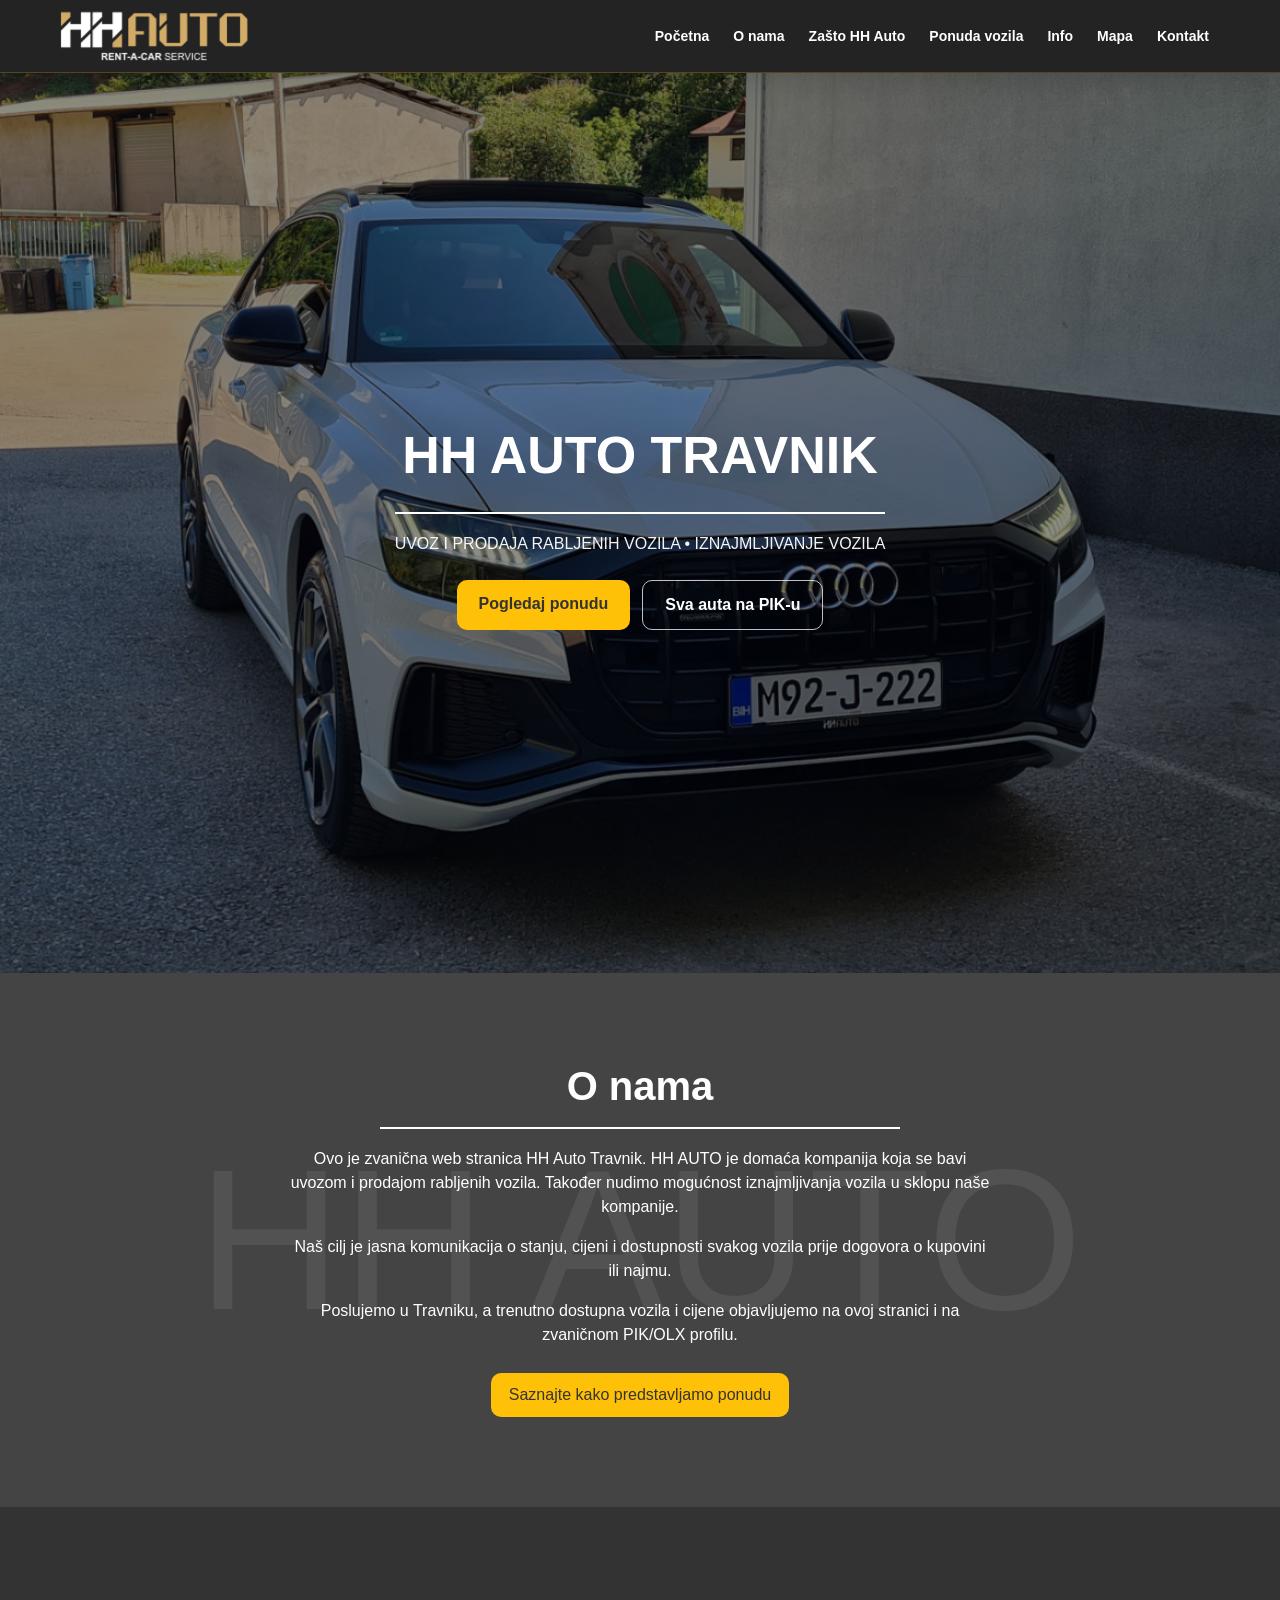
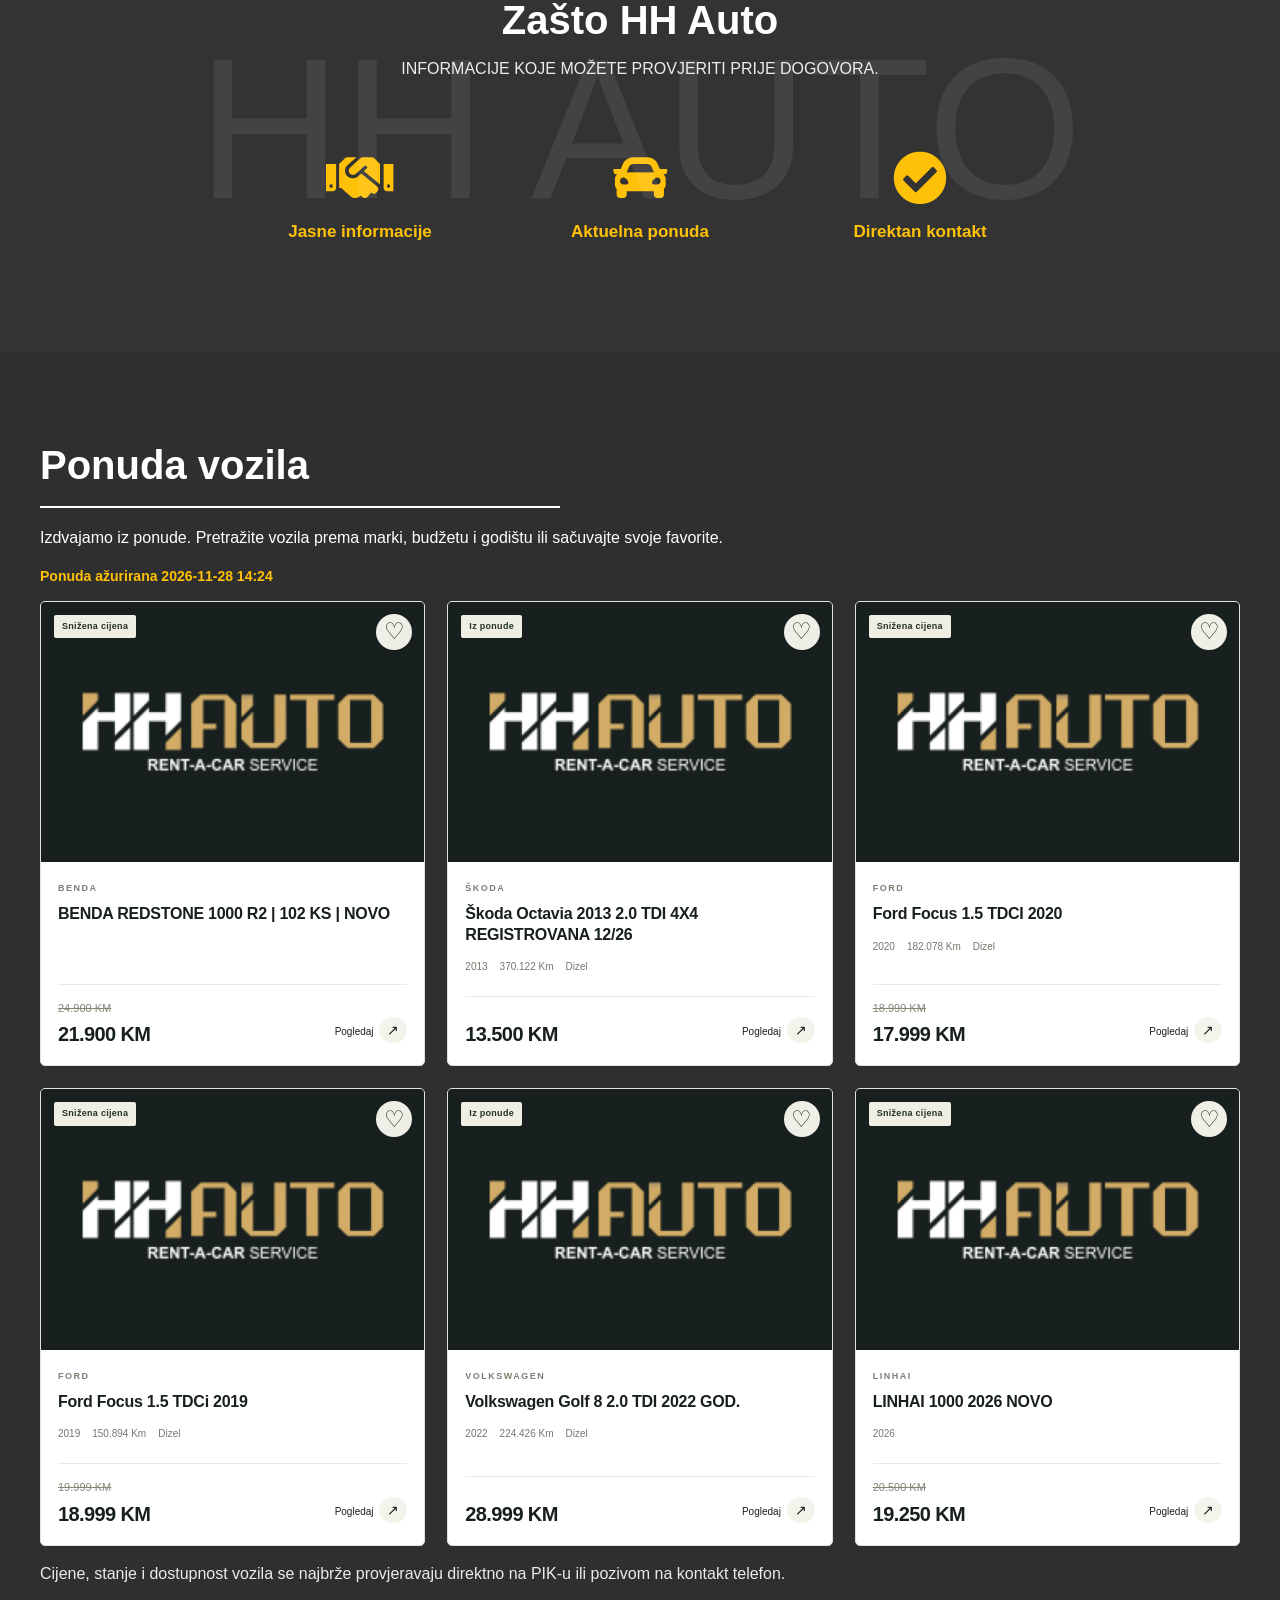
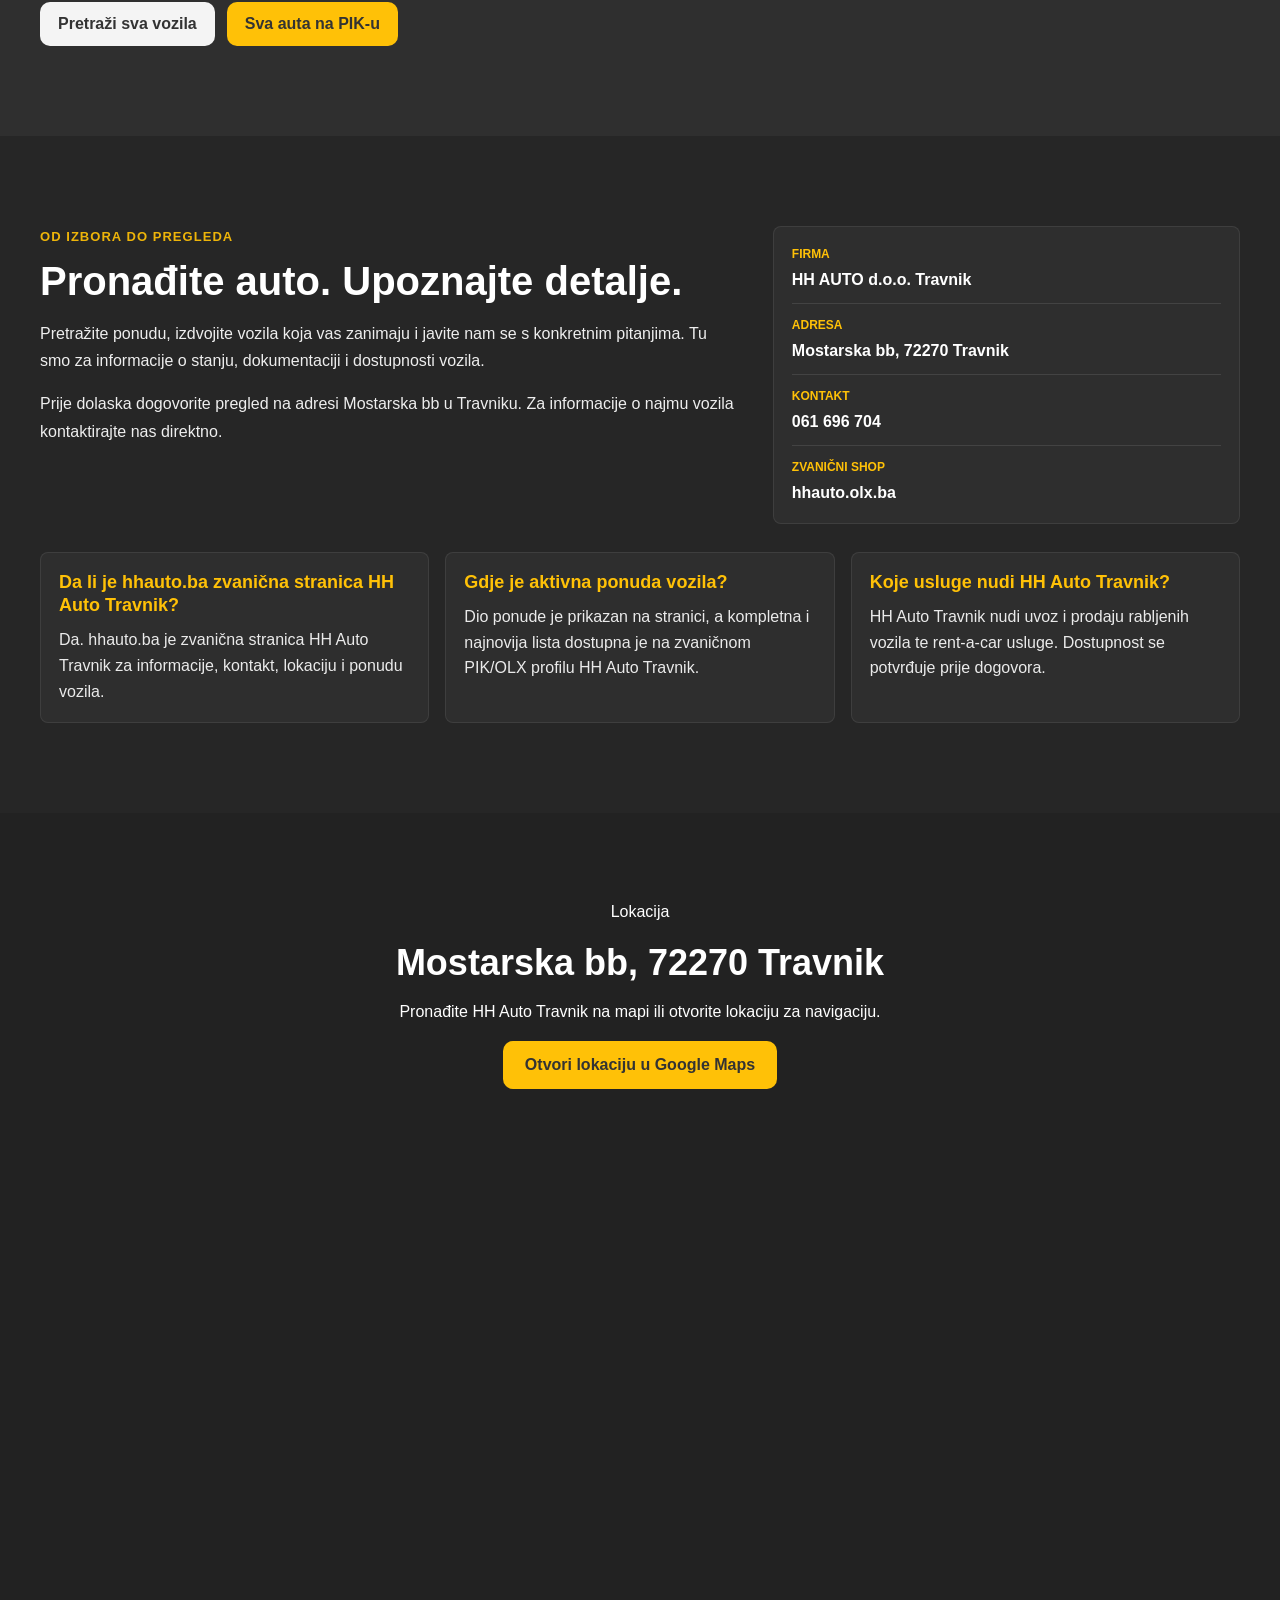
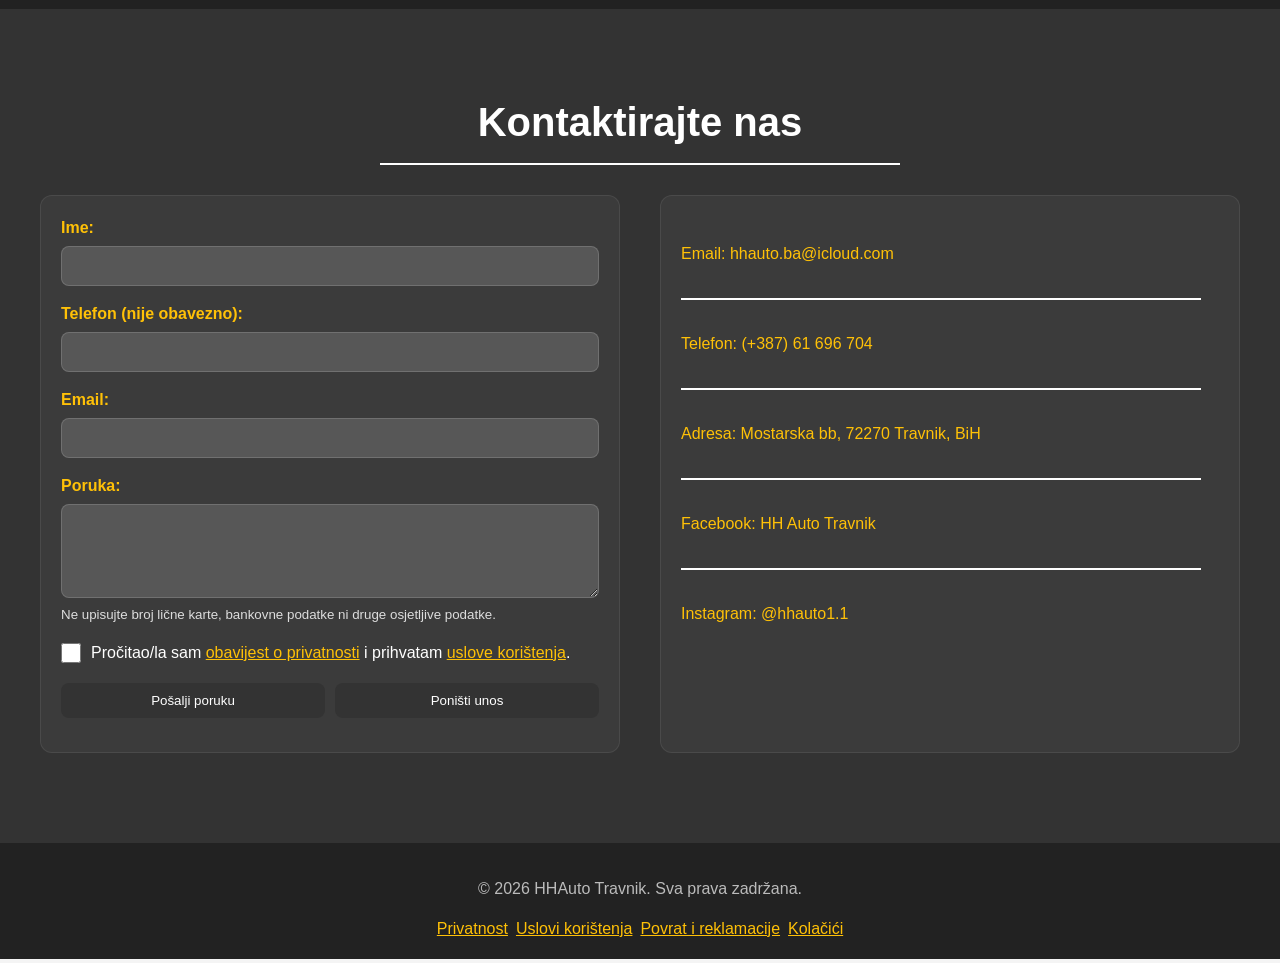
<file: fronted/index.html>
<!DOCTYPE html>
<html lang="bs">
<head>
  <meta charset="UTF-8" />
  <meta name="viewport" content="width=device-width, initial-scale=1.0" />
  <meta name="theme-color" content="#333333" />
  <meta name="application-name" content="HH Auto Travnik" />
  <meta name="author" content="HH Auto Travnik" />
  <meta name="description" content="Zvanična stranica HH Auto Travnik. Uvoz i prodaja rabljenih vozila, rent-a-car usluge, aktivna ponuda vozila i kontakt: Mostarska bb, Travnik." />
  <meta name="keywords" content="HH Auto, HHAUTO, HH Auto Travnik, hhauto.ba, prodaja auta Travnik, rabljena vozila, uvoz auta, rent a car Travnik, OLX auta Travnik" />
  <meta name="robots" content="index, follow, max-image-preview:large" />
  <meta name="geo.region" content="BA-BIH" />
  <meta name="geo.placename" content="Travnik" />
  <meta name="geo.position" content="44.224697;17.682910" />
  <meta name="ICBM" content="44.224697, 17.682910" />
  <meta property="og:title" content="HH Auto Travnik | Zvanična stranica" />
  <meta property="og:description" content="Zvanična stranica HH Auto Travnik za uvoz i prodaju rabljenih vozila, rent-a-car usluge i aktuelnu ponudu vozila." />
  <meta property="og:type" content="website" />
  <meta property="og:locale" content="bs_BA" />
  <meta property="og:site_name" content="HH Auto Travnik" />
  <meta property="og:url" content="https://www.hhauto.ba/" />
  <meta property="og:image" content="https://www.hhauto.ba/slike/IMG_4692.jpg" />
  <meta name="twitter:card" content="summary_large_image" />
  <meta name="twitter:title" content="HH Auto Travnik | Zvanična stranica" />
  <meta name="twitter:description" content="Uvoz i prodaja rabljenih vozila u Travniku, rent-a-car usluge i aktivna ponuda vozila." />
  <meta name="twitter:image" content="https://www.hhauto.ba/slike/IMG_4692.jpg" />
  <link rel="canonical" href="https://www.hhauto.ba/" />
  <link rel="icon" href="/favicon.svg" type="image/svg+xml" />
  <link rel="apple-touch-icon" href="/slike/IMG_4692.jpg" />
  <link rel="manifest" href="/site.webmanifest" />
  <title>HH Auto Travnik | Zvanična stranica | Uvoz i prodaja vozila</title>
  <link rel="stylesheet" href="https://cdnjs.cloudflare.com/ajax/libs/font-awesome/5.15.4/css/all.min.css" />
  <script type="application/ld+json">
  {
    "@context": "https://schema.org",
    "@graph": [
      {
        "@type": "AutoDealer",
        "@id": "https://www.hhauto.ba/#business",
        "name": "HH Auto Travnik",
        "legalName": "HH AUTO d.o.o. Travnik",
        "url": "https://www.hhauto.ba/",
        "logo": "https://www.hhauto.ba/static/hhauto-logo.png",
        "image": "https://www.hhauto.ba/slike/IMG_4692.jpg",
        "description": "HH Auto Travnik je auto kuca za uvoz i prodaju rabljenih vozila, uz rent-a-car usluge i aktivnu ponudu vozila.",
        "telephone": "+38761696704",
        "email": "hhauto.ba@icloud.com",
        "priceRange": "$$",
        "address": {
          "@type": "PostalAddress",
          "streetAddress": "Mostarska bb",
          "addressLocality": "Travnik",
          "postalCode": "72270",
          "addressCountry": "BA"
        },
        "geo": {
          "@type": "GeoCoordinates",
          "latitude": 44.224697,
          "longitude": 17.682910
        },
        "areaServed": ["Travnik", "Bosna i Hercegovina"],
        "sameAs": [
          "https://hhauto.olx.ba/",
          "https://www.facebook.com/hhauto1/",
          "https://www.instagram.com/hhauto1.1/"
        ]
      },
      {
        "@type": "WebSite",
        "@id": "https://www.hhauto.ba/#website",
        "name": "HH Auto Travnik",
        "alternateName": ["HHAUTO", "HH Auto"],
        "url": "https://www.hhauto.ba/",
        "publisher": {
          "@id": "https://www.hhauto.ba/#business"
        }
      },
      {
        "@type": "WebPage",
        "@id": "https://www.hhauto.ba/#webpage",
        "name": "HH Auto Travnik | Zvanična stranica",
        "url": "https://www.hhauto.ba/",
        "description": "Zvanična stranica HH Auto Travnik za uvoz i prodaju rabljenih vozila, rent-a-car usluge i aktivnu ponudu vozila.",
        "isPartOf": {
          "@id": "https://www.hhauto.ba/#website"
        },
        "about": {
          "@id": "https://www.hhauto.ba/#business"
        },
        "primaryImageOfPage": {
          "@type": "ImageObject",
          "url": "https://www.hhauto.ba/slike/IMG_4692.jpg"
        }
      },
      {
        "@type": "FAQPage",
        "@id": "https://www.hhauto.ba/#faq",
        "mainEntity": [
          {
            "@type": "Question",
            "name": "Koja je zvanična stranica HH Auto Travnik?",
            "acceptedAnswer": {
              "@type": "Answer",
              "text": "Zvanična stranica HH Auto Travnik je https://www.hhauto.ba/. Na stranici su kontakt podaci, lokacija, ponuda vozila i linkovi na zvanični OLX/PIK shop."
            }
          },
          {
            "@type": "Question",
            "name": "Gdje se nalazi HH Auto Travnik?",
            "acceptedAnswer": {
              "@type": "Answer",
              "text": "HH Auto Travnik nalazi se na adresi Mostarska bb, 72270 Travnik, Bosna i Hercegovina."
            }
          },
          {
            "@type": "Question",
            "name": "Gdje mogu vidjeti aktivnu ponudu vozila HH Auto?",
            "acceptedAnswer": {
              "@type": "Answer",
              "text": "Aktivna ponuda vozila dostupna je na hhauto.ba/vozila i na zvaničnom OLX/PIK shopu hhauto.olx.ba."
            }
          }
        ]
      }
    ]
  }
  </script>

  <link rel="stylesheet" href="./style.css" />
  <link rel="stylesheet" href="./vozila.css" />
</head>

<body>
  <header>
    <div class="container">
      <div class="logo">
        <img src="./static/hhauto-logo.png" alt="HH Auto Travnik logo" />
      </div>

      <nav aria-label="Glavna navigacija">
        <ul class="nav-links" id="mainNav">
          <li><a href="#pocetna">Početna</a></li>
          <li><a href="#o-nama">O nama</a></li>
          <li><a href="#zasto-hhauto">Zašto HH Auto</a></li>
          <li><a href="/vozila">Ponuda vozila</a></li>
          <li><a href="#info">Info</a></li>
          <li><a href="#mapa">Mapa</a></li>
          <li><a href="#kontakt">Kontakt</a></li>
        </ul>

        <button class="hamburger" type="button" aria-label="Otvori meni" aria-controls="mainNav" aria-expanded="false">
          <span class="hamburger-icon" aria-hidden="true"><span></span><span></span><span></span></span>
        </button>
      </nav>
    </div>
  </header>

  <main>

    <section id="pocetna" class="home">
      <div class="slider">
        <div class="slides">
          <div class="slide active"><img src="./slike/IMG_4692.jpg" alt="" aria-hidden="true"></div>
          <div class="slide"><img src="./slike/990f55ce-cafa-460e-9285-1cb4a903e86d.JPG" alt="" aria-hidden="true"></div>
          <div class="slide"><img src="./slike/IMG_4364.JPG" alt="" aria-hidden="true"></div>
          <div class="slide"><img src="./slike/IMG_4817.jpg" alt="" aria-hidden="true"></div>
          <div class="slide"><img src="./slike/IMG_4818.jpg" alt="" aria-hidden="true"></div>
          <div class="slide"><img src="./slike/IMG_4819.jpg" alt="" aria-hidden="true"></div>
          <div class="slide"><img src="./slike/IMG_4820.jpg" alt="" aria-hidden="true"></div>
          <div class="slide"><img src="./slike/IMG_4821.jpg" alt="" aria-hidden="true"></div>
        </div>
      </div>

      <div class="content">
        <h1>HH AUTO TRAVNIK</h1>
        <hr>
        <p>UVOZ I PRODAJA RABLJENIH VOZILA • IZNAJMLJIVANJE VOZILA</p>
        <div class="hero-actions">
          <a href="/vozila" class="cta">Pogledaj ponudu</a>
          <a href="https://hhauto.olx.ba/" target="_blank" rel="noopener" class="cta cta-outline">Sva auta na PIK-u</a>
        </div>
      </div>
    </section>

    <section id="o-nama" class="about">
      <div class="overlay">
        <div class="content content-narrow">
          <h2>O nama</h2>
          <hr>
          <p>Ovo je zvanična web stranica HH Auto Travnik. HH AUTO je domaća kompanija koja se bavi uvozom i prodajom rabljenih vozila. Također nudimo mogućnost iznajmljivanja vozila u sklopu naše kompanije.</p>
          <p>Naš cilj je jasna komunikacija o stanju, cijeni i dostupnosti svakog vozila prije dogovora o kupovini ili najmu.</p>
          <p>Poslujemo u Travniku, a trenutno dostupna vozila i cijene objavljujemo na ovoj stranici i na zvaničnom PIK/OLX profilu.</p>
          <a class="btn" href="#zasto-hhauto">Saznajte kako predstavljamo ponudu</a>
        </div>
        <div class="background-text">HH AUTO</div>
      </div>
    </section>

    <section id="zasto-hhauto" class="why-hhauto">
      <div class="overlay">
        <div class="content">
          <h2>Zašto HH Auto</h2>
          <p class="subtitle">INFORMACIJE KOJE MOŽETE PROVJERITI PRIJE DOGOVORA.</p>

          <div class="benefits">
            <div class="benefit">
              <i class="fas fa-handshake" aria-hidden="true"></i>
              <p class="yellow-text">Jasne informacije</p>
            </div>
            <div class="benefit">
              <i class="fas fa-car" aria-hidden="true"></i>
              <p class="yellow-text">Aktuelna ponuda</p>
            </div>
            <div class="benefit">
              <i class="fas fa-check-circle" aria-hidden="true"></i>
              <p class="yellow-text">Direktan kontakt</p>
            </div>
          </div>
        </div>

        <div class="background-text">HH AUTO</div>
      </div>
    </section>

    <section id="ponuda-vozila" class="ponuda-vozila">
      <div class="ponuda-wrap">
        <div class="ponuda-left">
          <h2>Ponuda vozila</h2>
          <hr>
          <p>Izdvajamo iz ponude. Pretražite vozila prema marki, budžetu i godištu ili sačuvajte svoje favorite.</p>
          <p class="sync-info" data-vehicles-info>Učitavanje aktivnih oglasa...</p>

          <div id="ponuda" class="hh-grid"></div>

          <p class="muted">Cijene, stanje i dostupnost vozila se najbrže provjeravaju direktno na PIK-u ili pozivom na kontakt telefon.</p>

          <div class="offer-actions">
            <a href="/vozila" class="button-auta">Pretraži sva vozila</a>
            <a href="https://hhauto.olx.ba/" target="_blank" rel="noopener" class="button-auta button-yellow">Sva auta na PIK-u</a>
          </div>
        </div>

      </div>
    </section>

    <section id="info" class="seo-info">
      <div class="seo-info-wrap">
        <div class="seo-copy">
          <p class="eyebrow">Od izbora do pregleda</p>
          <h2>Pronađite auto. Upoznajte detalje.</h2>
          <p>Pretražite ponudu, izdvojite vozila koja vas zanimaju i javite nam se s konkretnim pitanjima. Tu smo za informacije o stanju, dokumentaciji i dostupnosti vozila.</p>
          <p>Prije dolaska dogovorite pregled na adresi Mostarska bb u Travniku. Za informacije o najmu vozila kontaktirajte nas direktno.</p>
        </div>

        <section class="seo-facts" aria-label="HH Auto Travnik informacije">
          <div>
            <span>Firma</span>
            <strong>HH AUTO d.o.o. Travnik</strong>
          </div>
          <div>
            <span>Adresa</span>
            <strong>Mostarska bb, 72270 Travnik</strong>
          </div>
          <div>
            <span>Kontakt</span>
            <strong><a href="tel:+38761696704">061&nbsp;696&nbsp;704</a></strong>
          </div>
          <div>
            <span>Zvanični shop</span>
            <strong><a href="https://hhauto.olx.ba/" target="_blank" rel="noopener">hhauto.olx.ba</a></strong>
          </div>
        </section>
      </div>

      <div class="faq-list">
        <article>
          <h3>Da li je hhauto.ba zvanična stranica HH Auto Travnik?</h3>
          <p>Da. hhauto.ba je zvanična stranica HH Auto Travnik za informacije, kontakt, lokaciju i ponudu vozila.</p>
        </article>
        <article>
          <h3>Gdje je aktivna ponuda vozila?</h3>
          <p>Dio ponude je prikazan na stranici, a kompletna i najnovija lista dostupna je na zvaničnom PIK/OLX profilu HH Auto Travnik.</p>
        </article>
        <article>
          <h3>Koje usluge nudi HH Auto Travnik?</h3>
          <p>HH Auto Travnik nudi uvoz i prodaju rabljenih vozila te rent-a-car usluge. Dostupnost se potvrđuje prije dogovora.</p>
        </article>
      </div>
    </section>


    <section id="mapa" class="map" aria-labelledby="mapTitle">
      <div class="map-placeholder">
        <p class="eyebrow">Lokacija</p>
        <h2 id="mapTitle">Mostarska bb, 72270 Travnik</h2>
        <p>Pronađite HH Auto Travnik na mapi ili otvorite lokaciju za navigaciju.</p>
        <a class="cta" href="https://www.google.com/maps/search/?api=1&amp;query=HH%20Auto%20Travnik" target="_blank" rel="noopener noreferrer">Otvori lokaciju u Google Maps</a>
      </div>
      <iframe
        title="Lokacija HH Auto Travnik na Google Maps"
        src="https://www.google.com/maps/embed?pb=!1m18!1m12!1m3!1d1429.571905051814!2d17.682910458085445!3d44.224697516875466!2m3!1f0!2f0!3f0!3m2!1i1024!2i768!4f13.1!3m3!1m2!1s0x475eff78c24f32f3%3A0x8c9d5f12b271ff85!2sHH%20Auto%20Travnik!5e0!3m2!1shr!2sba!4v1687284239332!5m2!1shr!2sba"
        width="100%"
        height="450"
        style="border:0"
        allowfullscreen=""
        loading="lazy"
        referrerpolicy="no-referrer-when-downgrade">
      </iframe>
    </section>

    <section id="kontakt" class="contact">
      <div class="container-kontakt">
        <h2>Kontaktirajte nas</h2>
        <hr>

        <div class="contact-form">
          <div class="form-container">
            <form
              id="contactForm"
              action="https://formsubmit.co/ajax/hhauto.ba@icloud.com"
              method="POST">
              <input type="hidden" name="_subject" value="Nova poruka sa hhauto.ba" />
              <input type="hidden" name="_template" value="table" />
              <input type="hidden" name="_captcha" value="false" />
              <input type="hidden" name="_url" value="https://www.hhauto.ba/#kontakt" />
              <input type="text" name="_honey" class="form-honey" tabindex="-1" autocomplete="off" />

              <div class="form-group">
                <label for="name">Ime:</label>
                <input type="text" id="name" name="Ime" autocomplete="name" required />
              </div>

              <div class="form-group">
                <label for="phone">Telefon (nije obavezno):</label>
                <input type="tel" name="Telefon" id="phone" autocomplete="tel" maxlength="30" />
              </div>

              <div class="form-group">
                <label for="email">Email:</label>
                <input type="email" id="email" name="email" autocomplete="email" required />
              </div>

              <div class="form-group">
                <label for="message">Poruka:</label>
                <textarea id="message" name="Poruka" rows="4" maxlength="1500" aria-describedby="messageHelp" required></textarea>
                <small id="messageHelp">Ne upisujte broj lične karte, bankovne podatke ni druge osjetljive podatke.</small>
              </div>

              <label class="policy-consent">
                <input type="checkbox" name="Saglasnost" value="Prihvaćeno" required />
                <span>Pročitao/la sam <a href="/privatnost" target="_blank">obavijest o privatnosti</a> i prihvatam <a href="/uslovi-koristenja" target="_blank">uslove korištenja</a>.</span>
              </label>

              <div class="form-buttons">
                <button type="submit">Pošalji poruku</button>
                <button type="reset">Poništi unos</button>
              </div>

              <p id="formStatus" class="form-status" role="status" aria-live="polite"></p>
            </form>
          </div>

          <div class="contact-details">
            <div class="contact-item">
              <p>Email: <a href="mailto:hhauto.ba@icloud.com">hhauto.ba@icloud.com</a></p>
            </div>
            <hr>
            <div class="contact-item">
              <p>Telefon: <a href="tel:+38761696704">(+387)&nbsp;61&nbsp;696&nbsp;704</a></p>
            </div>
            <hr>
            <div class="contact-item">
              <p>Adresa: Mostarska bb, 72270 Travnik, BiH</p>
            </div>
            <hr>
            <div class="contact-item">
              <p>Facebook: <a href="https://www.facebook.com/hhauto1/" target="_blank" rel="noopener">HH Auto Travnik</a></p>
            </div>
            <hr>
            <div class="contact-item">
              <p>Instagram: <a href="https://www.instagram.com/hhauto1.1/" target="_blank" rel="noopener">@hhauto1.1</a></p>
            </div>
          </div>
        </div>
      </div>
    </section>

    <footer class="footer">
      <p>© <span id="year"></span> HHAuto Travnik. Sva prava zadržana.</p>
      <nav class="footer-links" aria-label="Pravne informacije">
        <a href="/privatnost">Privatnost</a>
        <a href="/uslovi-koristenja">Uslovi korištenja</a>
        <a href="/povrat-i-reklamacije">Povrat i reklamacije</a>
        <a href="/kolacici">Kolačići</a>
      </nav>
    </footer>
  </main>

  <script src="./vehicle-core.js"></script>
  <script src="./vozila.js"></script>
  <script src="./script.js"></script>
</body>
</html>
</file>
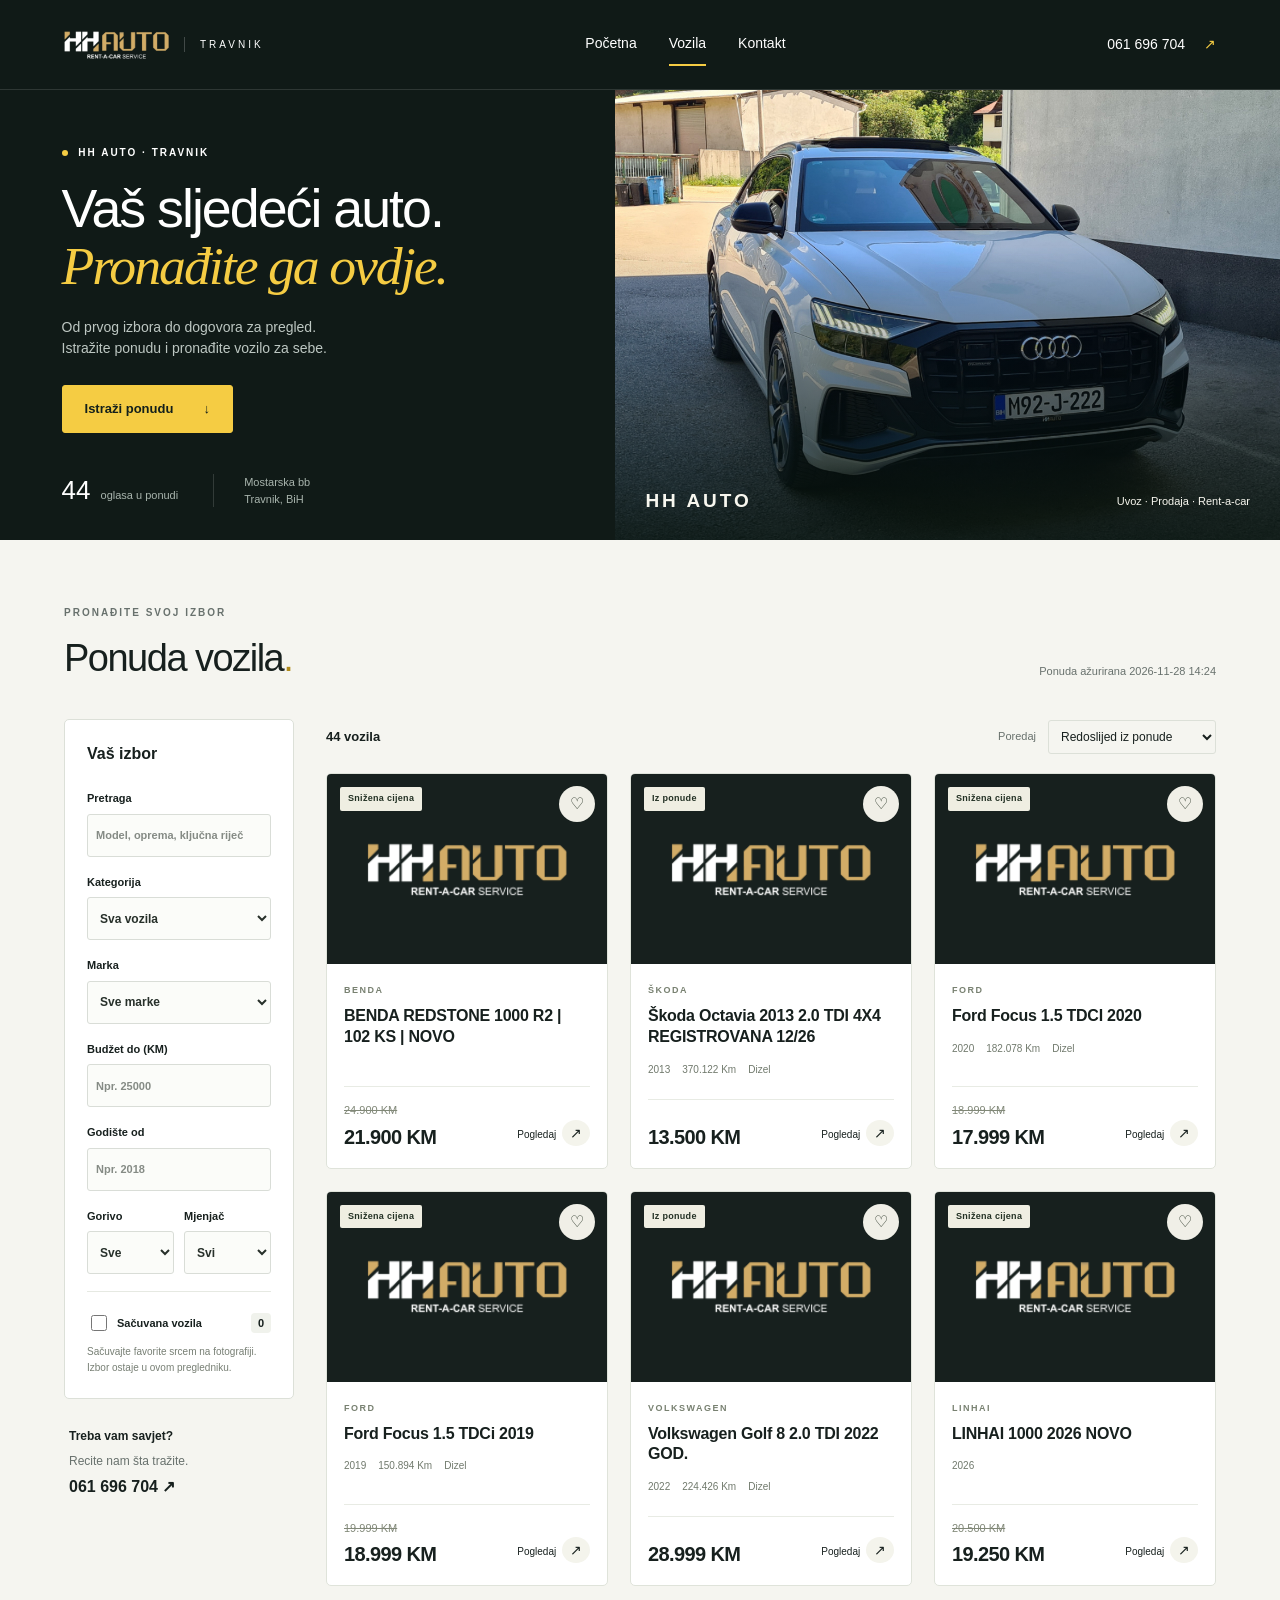
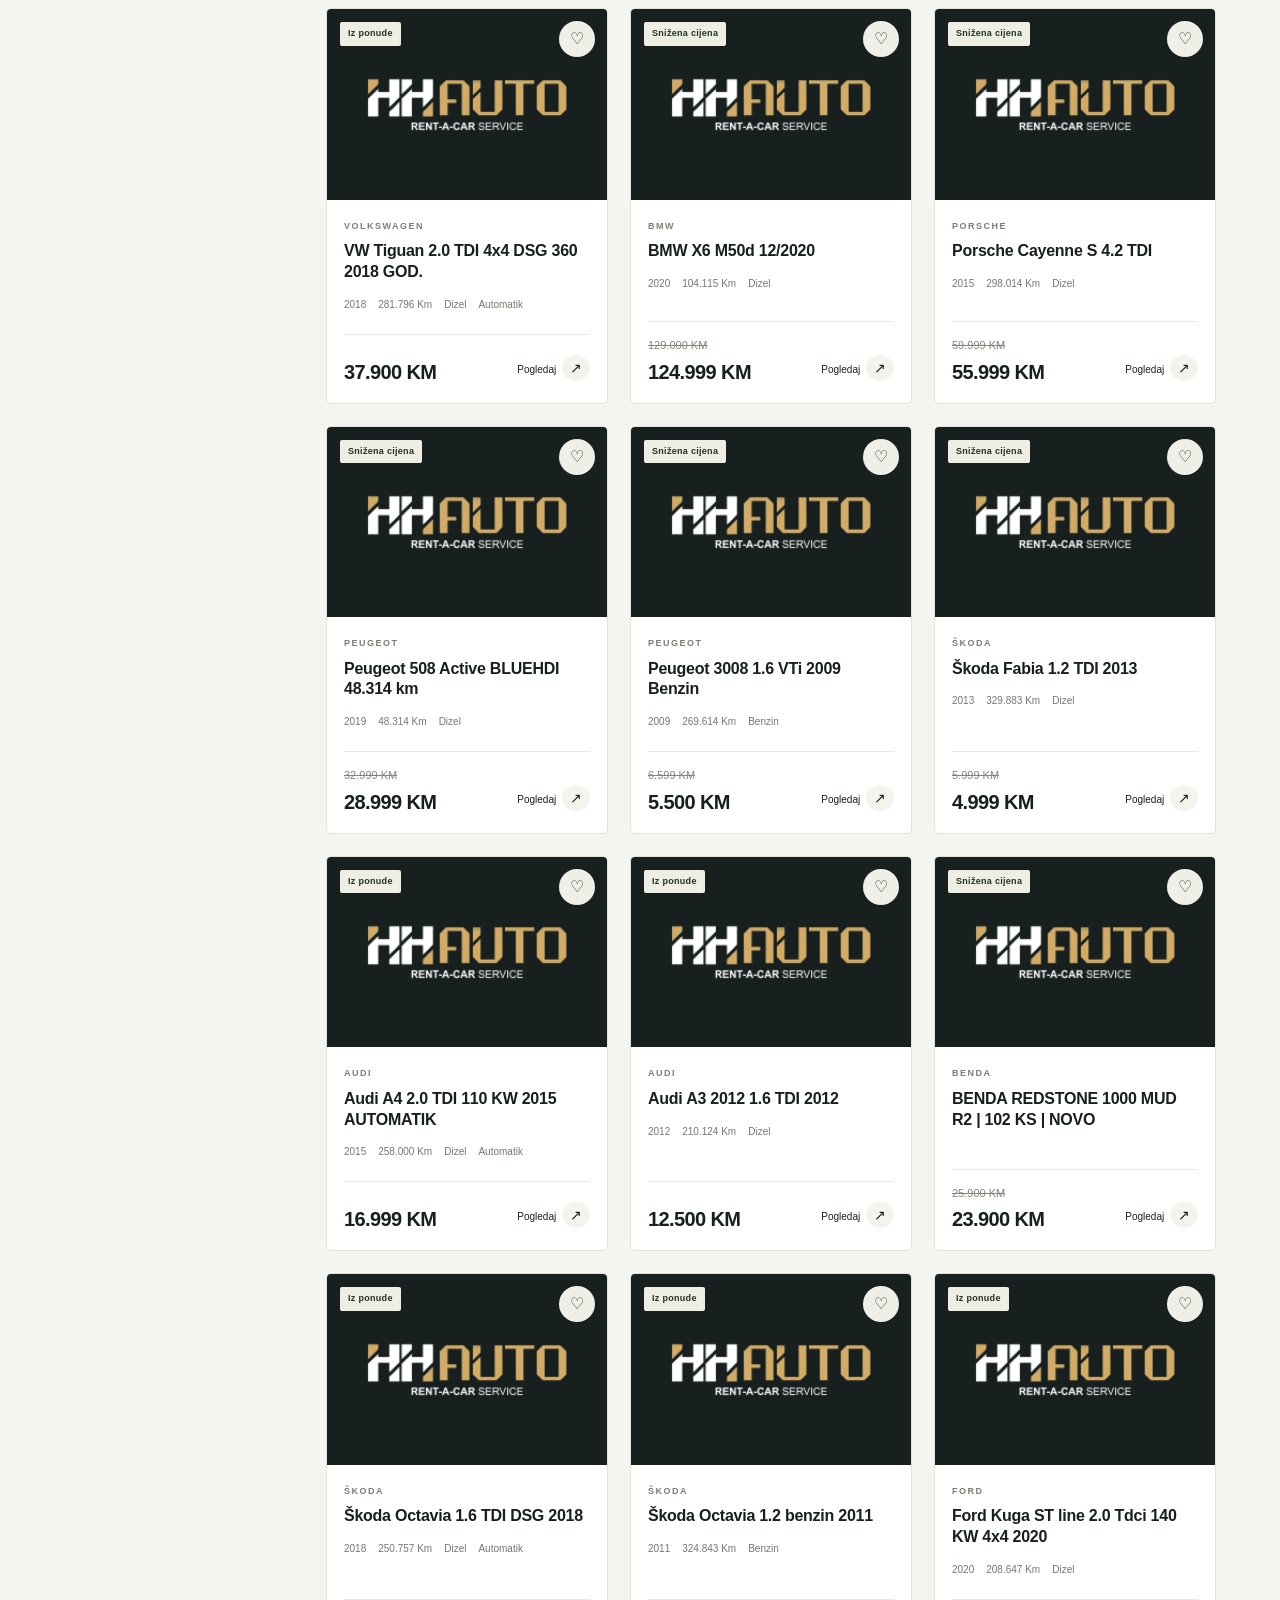
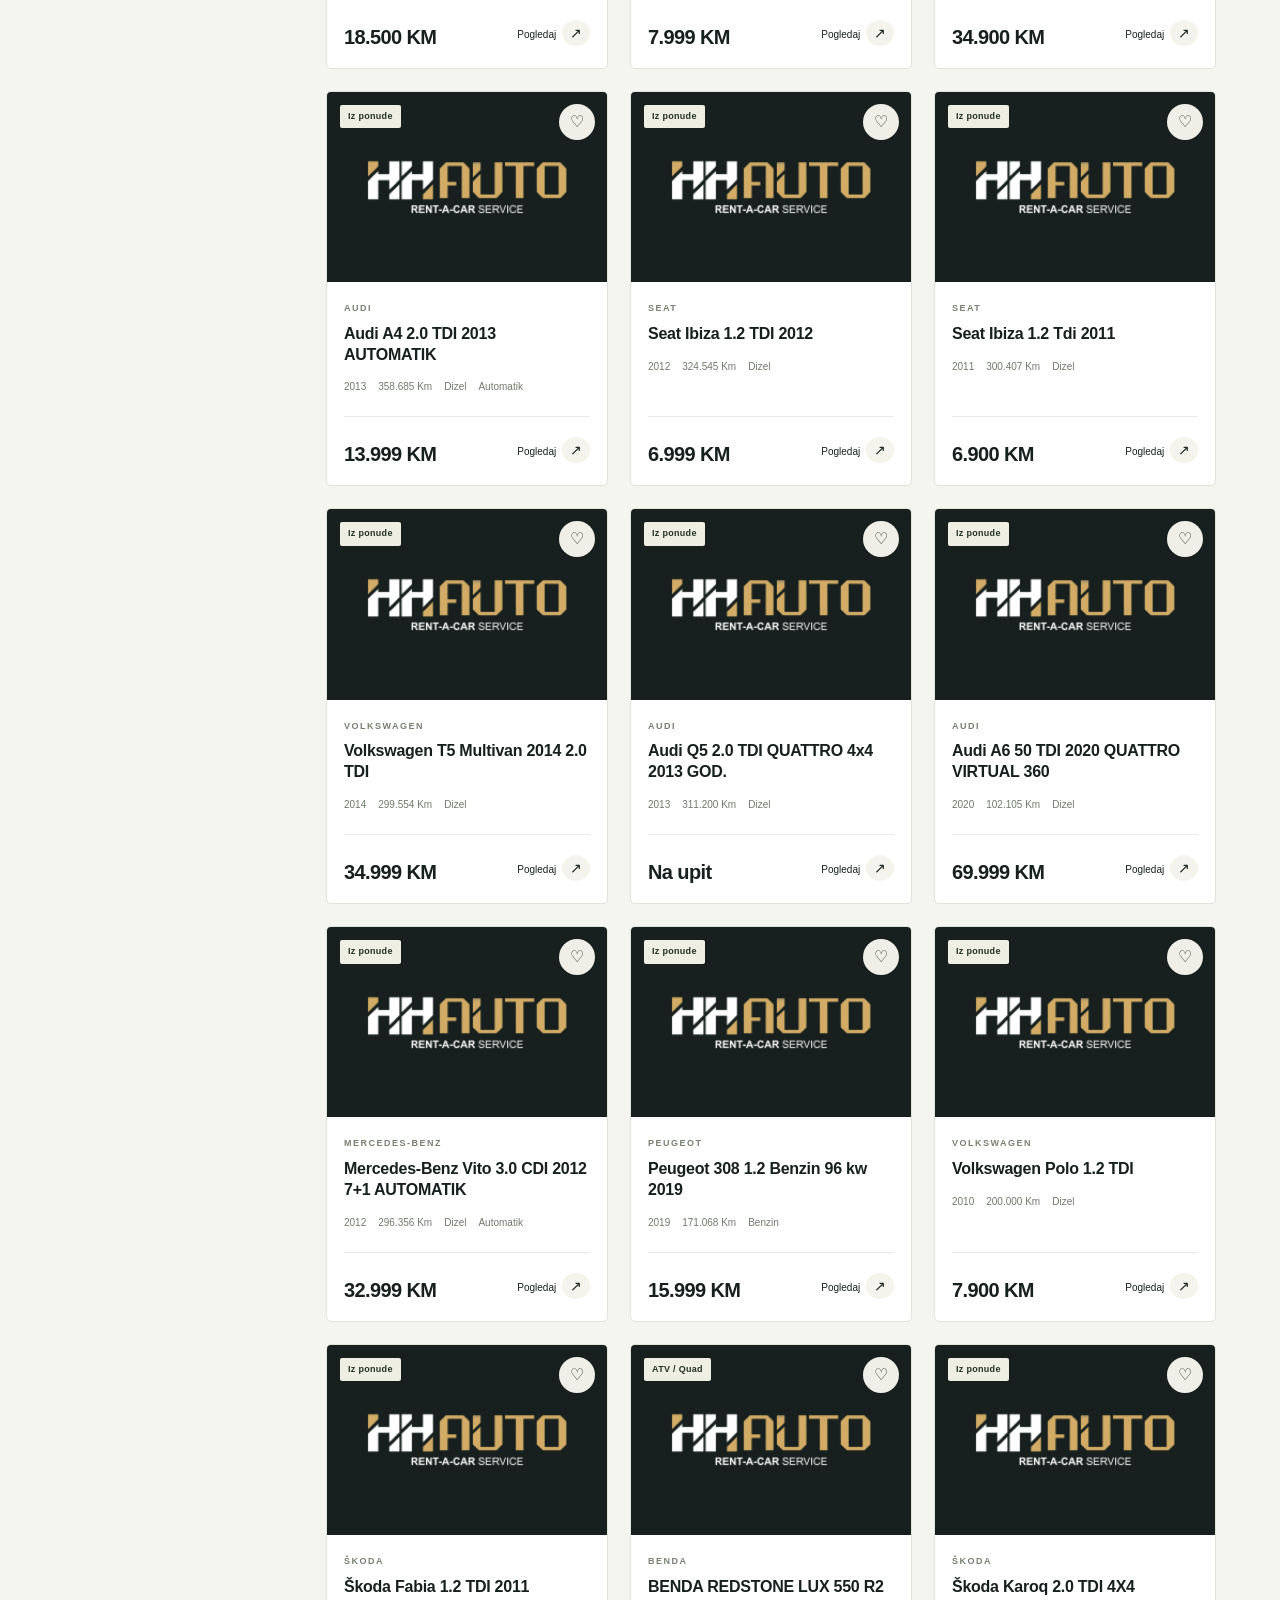
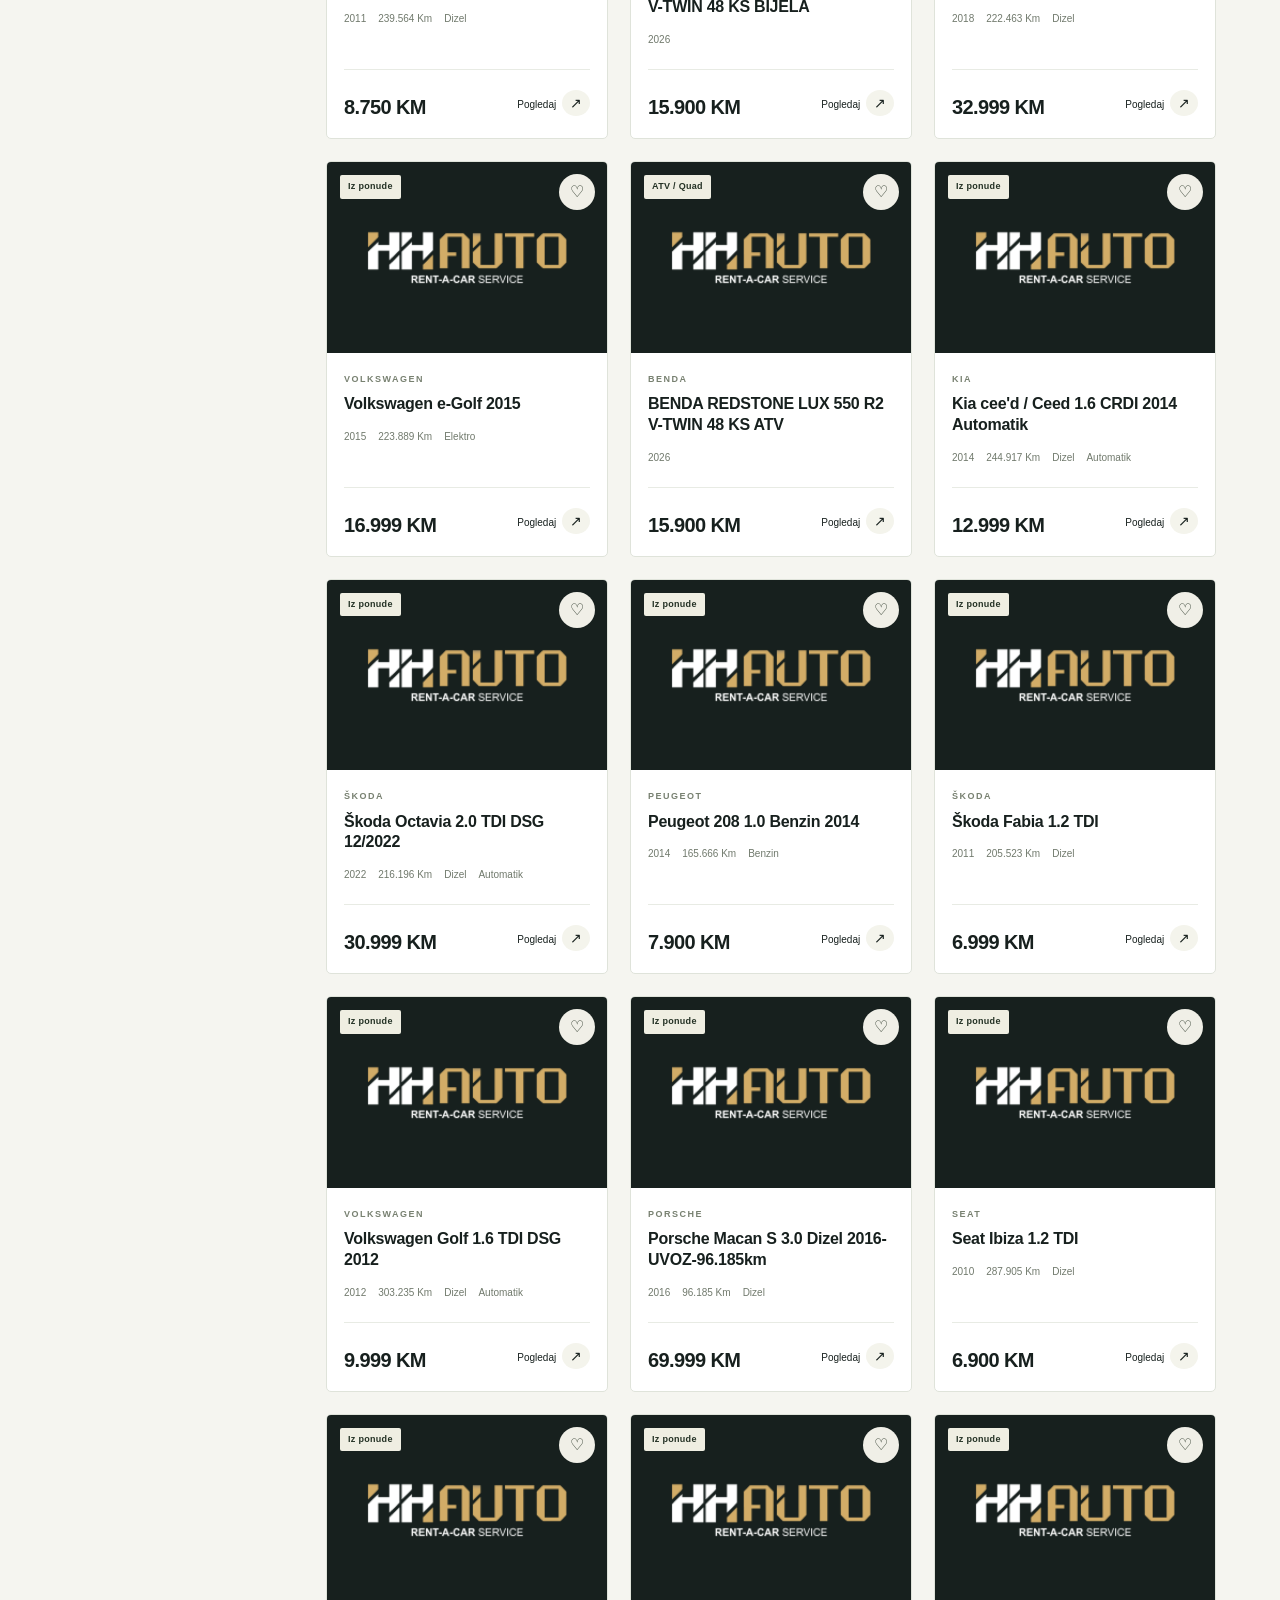
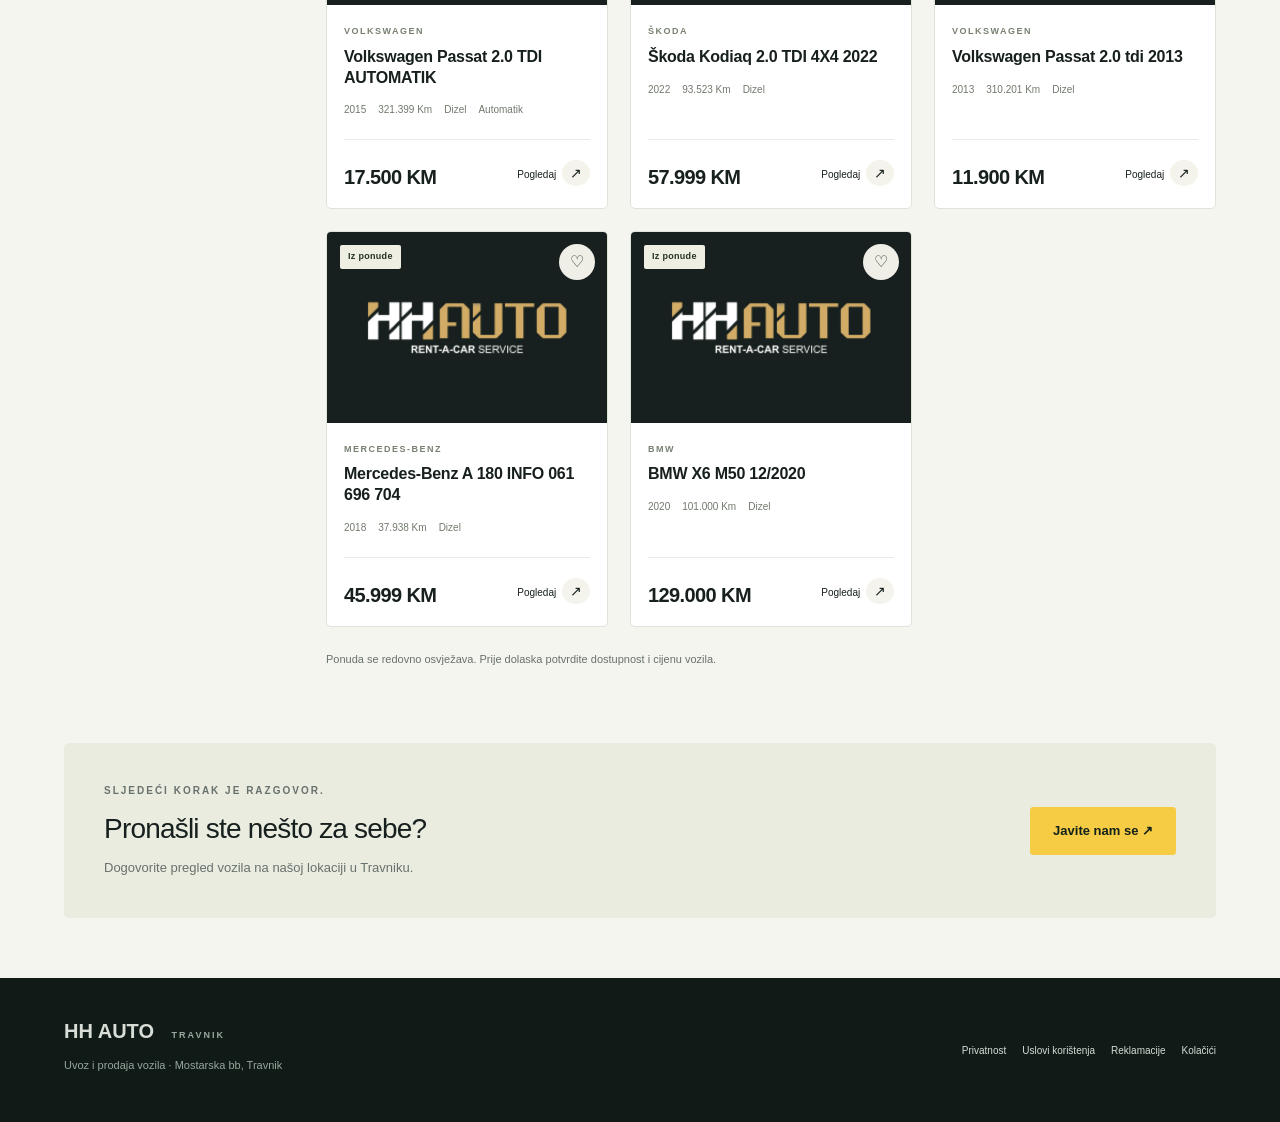
<file: fronted/vozila.html>
<!DOCTYPE html>
<html lang="bs">
<head>
  <meta charset="UTF-8">
  <meta name="viewport" content="width=device-width, initial-scale=1.0">
  <meta name="theme-color" content="#333333" />
  <meta name="application-name" content="HH Auto Travnik" />
  <meta name="author" content="HH Auto Travnik" />
  <meta name="description" content="Aktivna ponuda vozila HH Auto Travnik na zvaničnoj stranici hhauto.ba: cijene, kilometraža, godište i direktni linkovi na OLX/PIK oglase." />
  <meta name="robots" content="index, follow, max-image-preview:large" />
  <meta property="og:title" content="Ponuda vozila | HH Auto Travnik" />
  <meta property="og:description" content="Pogledajte aktivna vozila iz HH Auto Travnik OLX/PIK ponude na zvaničnoj stranici hhauto.ba." />
  <meta property="og:type" content="website" />
  <meta property="og:locale" content="bs_BA" />
  <meta property="og:site_name" content="HH Auto Travnik" />
  <meta property="og:url" content="https://www.hhauto.ba/vozila" />
  <meta property="og:image" content="https://www.hhauto.ba/slike/IMG_4692.jpg" />
  <meta name="twitter:card" content="summary_large_image" />
  <meta name="twitter:title" content="Ponuda vozila | HH Auto Travnik" />
  <meta name="twitter:description" content="Aktivna ponuda vozila HH Auto Travnik sa direktnim linkovima na OLX/PIK oglase." />
  <meta name="twitter:image" content="https://www.hhauto.ba/slike/IMG_4692.jpg" />
  <link rel="canonical" href="https://www.hhauto.ba/vozila" />
  <link rel="icon" href="/favicon.svg" type="image/svg+xml" />
  <link rel="apple-touch-icon" href="/slike/IMG_4692.jpg" />
  <link rel="manifest" href="/site.webmanifest" />
  <title>Ponuda vozila | HH Auto Travnik | hhauto.ba</title>
  <script type="application/ld+json">
  {
    "@context": "https://schema.org",
    "@graph": [
      {
        "@type": "CollectionPage",
        "@id": "https://www.hhauto.ba/vozila#webpage",
        "name": "Ponuda vozila | HH Auto Travnik",
        "description": "Aktivna ponuda vozila HH Auto Travnik sa direktnim linkovima na OLX/PIK oglase.",
        "url": "https://www.hhauto.ba/vozila",
        "isPartOf": {
          "@id": "https://www.hhauto.ba/#website"
        },
        "about": {
          "@id": "https://www.hhauto.ba/#business"
        }
      },
      {
        "@type": "BreadcrumbList",
        "@id": "https://www.hhauto.ba/vozila#breadcrumb",
        "itemListElement": [
          {
            "@type": "ListItem",
            "position": 1,
            "name": "HH Auto Travnik",
            "item": "https://www.hhauto.ba/"
          },
          {
            "@type": "ListItem",
            "position": 2,
            "name": "Ponuda vozila",
            "item": "https://www.hhauto.ba/vozila"
          }
        ]
      }
    ]
  }
  </script>
  <link rel="stylesheet" href="vozila.css">
</head>
<body class="hh-catalogue"><a class="hh-skip" href="#main">Preskoči na sadržaj</a><header class="hh-header"><a class="hh-logo" href="/" aria-label="HH Auto početna"><img src="./static/hhauto-logo.png" alt="HH Auto"><span>TRAVNIK</span></a><nav aria-label="Glavna navigacija"><a href="/">Početna</a><a class="active" href="./vozila.html">Vozila</a><a href="/#kontakt">Kontakt</a></nav><a class="hh-header-phone" href="tel:+38761696704">061 696 704 <span aria-hidden="true">↗</span></a></header><main id="main"><section class="hh-hero"><div class="hh-hero-copy"><p class="hh-eyebrow"><span class="hh-dot"></span> HH AUTO · TRAVNIK</p><h1>Vaš sljedeći auto.<br><em>Pronađite ga ovdje.</em></h1><p>Od prvog izbora do dogovora za pregled.<br>Istražite ponudu i pronađite vozilo za sebe.</p><a class="hh-button" href="#katalog">Istraži ponudu <span aria-hidden="true">↓</span></a><div class="hh-hero-foot"><span><strong id="total-count">—</strong> oglasa u ponudi</span><span>Mostarska bb<br>Travnik, BiH</span></div></div><div class="hh-hero-image"><img src="./slike/IMG_4692.jpg" alt="Vozila iz salona HH Auto Travnik" fetchpriority="high"><div class="hh-image-label"><span>HH AUTO</span><span>Uvoz · Prodaja · Rent-a-car</span></div></div></section><section class="hh-catalogue-section" id="katalog"><div class="hh-section-heading"><div><p class="hh-eyebrow">Pronađite svoj izbor</p><h2>Ponuda vozila<span>.</span></h2></div><p data-vehicles-info>Učitavamo aktuelnu ponudu…</p></div><div class="hh-catalogue-layout"><aside class="hh-filter-panel"><form id="catalogue-form"><div class="hh-filter-title"><h3>Vaš izbor</h3><button id="reset-filters" type="button" hidden>Poništi</button></div><label>Pretraga<input type="search" name="q" placeholder="Model, oprema, ključna riječ" autocomplete="off"></label><label>Kategorija<select name="category"><option value="">Sva vozila</option>Automobili i kombiji</option><option>ATV / Quad</option></select></label><label>Marka<select name="brand"><option value="">Sve marke</option></select></label><label>Budžet do (KM)<input type="number" name="price" min="0" step="1" placeholder="Npr. 25000"></label><label>Godište od<input type="number" name="year" min="1900" max="2100" step="1" placeholder="Npr. 2018"></label><div class="hh-filter-pair"><label>Gorivo<select name="fuel"><option value="">Sve</option></select></label><label>Mjenjač<select name="transmission"><option value="">Svi</option></select></label></div><label class="hh-saved-toggle"><input id="saved-only" type="checkbox"> Sačuvana vozila <span id="saved-count">0</span></label><p class="hh-filter-note">Sačuvajte favorite srcem na fotografiji. Izbor ostaje u ovom pregledniku.</p></form><div class="hh-help"><span>Treba vam savjet?</span><p>Recite nam šta tražite.</p><a href="tel:+38761696704">061 696 704 ↗</a></div></aside><div class="hh-results-area"><div class="hh-results"><p id="result-count" role="status" aria-live="polite">Učitavanje…</p><label class="hh-sort">Poredaj<select id="sort" name="sort"><option value="">Redoslijed iz ponude</option><option value="price-asc">Cijena: niža prvo</option><option value="price-desc">Cijena: viša prvo</option><option value="year">Godište: novije prvo</option><option value="km">Kilometraža: manja prvo</option></select></label></div><div id="ponuda" class="hh-grid"><p>Učitavamo vozila…</p></div><noscript><p>Za pretragu vozila uključite JavaScript ili <a href="https://hhauto.olx.ba/">otvorite OLX ponudu</a>.</p></noscript><p class="hh-catalogue-note">Ponuda se redovno osvježava. Prije dolaska potvrdite dostupnost i cijenu vozila.</p></div></div><p id="catalogue-status" class="hh-sr-only" role="status"></p></section><section class="hh-contact-strip"><div><p class="hh-eyebrow">Sljedeći korak je razgovor.</p><h2>Pronašli ste nešto za sebe?</h2><p>Dogovorite pregled vozila na našoj lokaciji u Travniku.</p></div><a class="hh-button" href="tel:+38761696704">Javite nam se ↗</a></section></main><footer class="hh-footer"><div><strong>HH AUTO <span>TRAVNIK</span></strong><p>Uvoz i prodaja vozila · Mostarska bb, Travnik</p></div><nav aria-label="Pravne informacije"><a href="/privatnost">Privatnost</a><a href="/uslovi-koristenja">Uslovi korištenja</a><a href="/povrat-i-reklamacije">Reklamacije</a><a href="/kolacici">Kolačići</a></nav></footer><script src="./vehicle-core.js"></script><script src="./vozila.js"></script></body></html>
</file>
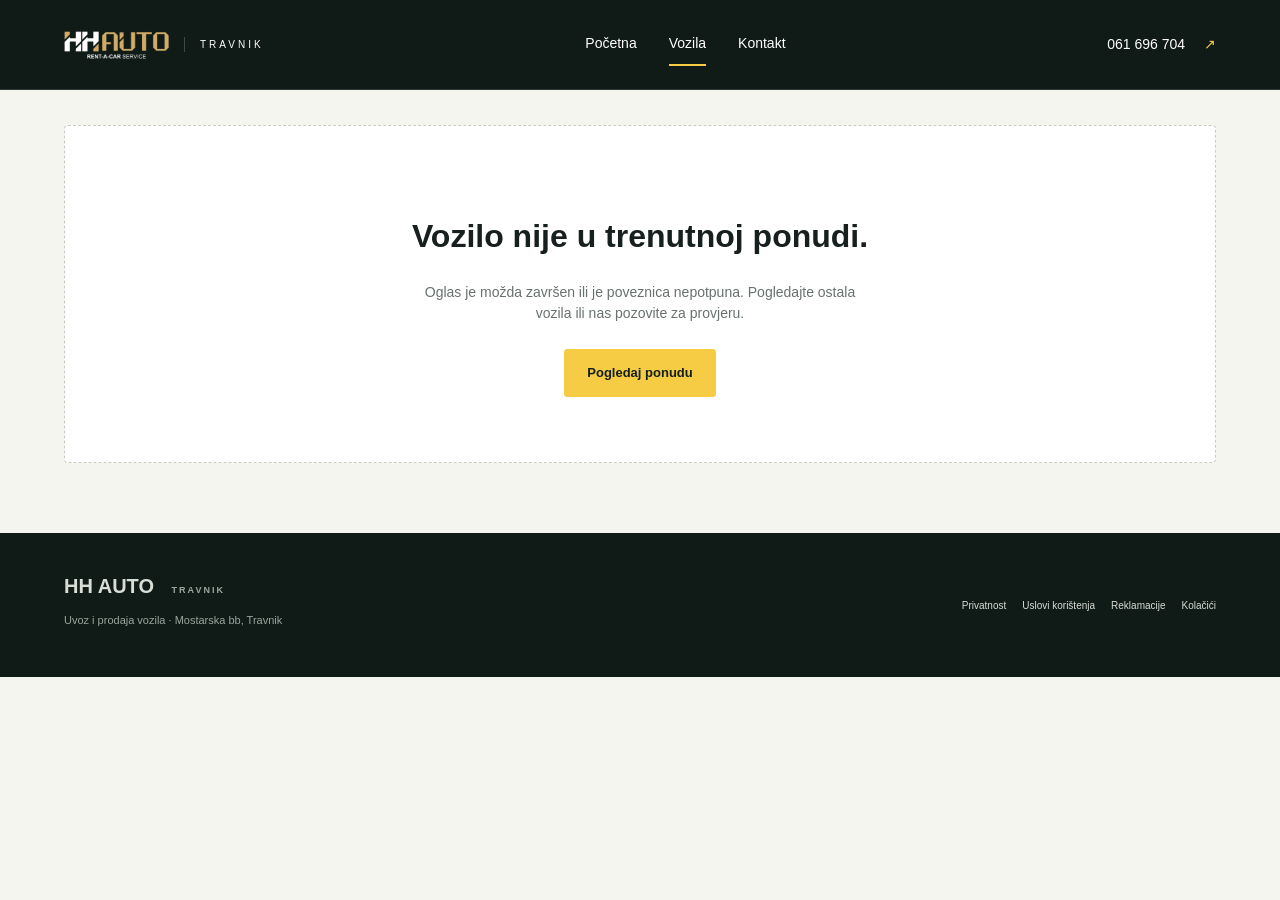
<file: fronted/vozilo.html>
<!DOCTYPE html>
<html lang="bs">
<head>
  <meta charset="UTF-8">
  <meta name="viewport" content="width=device-width, initial-scale=1.0">
  <meta name="theme-color" content="#333333" />
  <meta name="application-name" content="HH Auto Travnik" />
  <meta name="author" content="HH Auto Travnik" />
  <meta name="description" content="Aktivna ponuda vozila HH Auto Travnik na zvaničnoj stranici hhauto.ba: cijene, kilometraža, godište i direktni linkovi na OLX/PIK oglase." />
  <meta name="robots" content="noindex, follow" />
  <meta property="og:title" content="Detalji vozila | HH Auto Travnik" />
  <meta property="og:description" content="Pogledajte aktivna vozila iz HH Auto Travnik OLX/PIK ponude na zvaničnoj stranici hhauto.ba." />
  <meta property="og:type" content="website" />
  <meta property="og:locale" content="bs_BA" />
  <meta property="og:site_name" content="HH Auto Travnik" />
  <meta property="og:image" content="https://www.hhauto.ba/slike/IMG_4692.jpg" />
  <meta name="twitter:card" content="summary_large_image" />
  <meta name="twitter:title" content="Detalji vozila | HH Auto Travnik" />
  <meta name="twitter:description" content="Aktivna ponuda vozila HH Auto Travnik sa direktnim linkovima na OLX/PIK oglase." />
  <meta name="twitter:image" content="https://www.hhauto.ba/slike/IMG_4692.jpg" />
  
  <link rel="icon" href="/favicon.svg" type="image/svg+xml" />
  <link rel="apple-touch-icon" href="/slike/IMG_4692.jpg" />
  <link rel="manifest" href="/site.webmanifest" />
  <title>Detalji vozila | HH Auto Travnik</title>
<link rel="stylesheet" href="./vozila.css"></head><body class="hh-catalogue"><a class="hh-skip" href="#main">Preskoči na sadržaj</a><header class="hh-header"><a class="hh-logo" href="/" aria-label="HH Auto početna"><img src="./static/hhauto-logo.png" alt="HH Auto"><span>TRAVNIK</span></a><nav aria-label="Glavna navigacija"><a href="/">Početna</a><a class="active" href="./vozila.html">Vozila</a><a href="/#kontakt">Kontakt</a></nav><a class="hh-header-phone" href="tel:+38761696704">061 696 704 <span aria-hidden="true">↗</span></a></header><main id="main" class="hh-detail-main"><div id="vehicle-detail"><p>Učitavanje vozila…</p></div><noscript><p><a href="https://hhauto.olx.ba/">Pogledajte vozila na OLX-u</a> ili nazovite 061 696 704.</p></noscript></main><footer class="hh-footer"><div><strong>HH AUTO <span>TRAVNIK</span></strong><p>Uvoz i prodaja vozila · Mostarska bb, Travnik</p></div><nav aria-label="Pravne informacije"><a href="/privatnost">Privatnost</a><a href="/uslovi-koristenja">Uslovi korištenja</a><a href="/povrat-i-reklamacije">Reklamacije</a><a href="/kolacici">Kolačići</a></nav></footer><script src="./vehicle-core.js"></script><script src="./vozila.js"></script></body></html>
</file>
<file: fronted/style.css>
* { box-sizing: border-box; }
html { scroll-behavior: smooth; }

:focus-visible{
  outline:3px solid #ffc107;
  outline-offset:3px;
}

body{
  font-family:-apple-system, BlinkMacSystemFont, "Segoe UI", Helvetica, Arial, sans-serif;
  margin:0;
  background:#f4f4f4;
  color:#1f1f1f;
  line-height:1.5;
  -webkit-font-smoothing:antialiased;
}

header{
  background:rgba(28,28,28,0.97);
  border-bottom:1px solid rgba(255,193,7,0.22);
  box-shadow:0 8px 28px rgba(0,0,0,0.16);
  padding:0;
  position:sticky;
  top:0;
  z-index:999;
  backdrop-filter:blur(14px);
}

.container{
  display:flex;
  justify-content:space-between;
  align-items:center;
  max-width:1200px;
  margin:0 auto;
  padding:0 20px;
  min-height:72px;
}

.logo img{
  display:block;
  height:50px;
  width:auto;
}

nav{
  position:relative;
  display:flex;
  align-items:center;
  gap:8px;
}

.nav-links{
  list-style:none;
  display:flex;
  margin:0;
  padding:0;
  gap:2px;
}

.nav-links a{
  color:#fff;
  text-decoration:none;
  font-size:14px;
  font-weight:650;
  padding:10px 11px;
  border-radius:6px;
  transition:background-color 0.2s, color 0.2s;
}

.nav-links a:hover{
  background:rgba(255,255,255,0.08);
  color:#ffc107;
}

.nav-links a[href="#ponuda-vozila"]{
  color:#ffc107;
}

.hamburger{
  display:none;
  align-items:center;
  justify-content:center;
  width:44px;
  min-height:44px;
  background:rgba(255,255,255,0.05);
  border:1px solid rgba(255,255,255,0.12);
  border-radius:7px;
  cursor:pointer;
  color:#fff;
  font:inherit;
  padding:0;
}

.hamburger-icon{
  display:grid;
  gap:4px;
  width:20px;
}

.hamburger-icon span{
  display:block;
  width:20px;
  height:2px;
  border-radius:2px;
  background:#ffc107;
  transition:transform 0.2s, opacity 0.2s;
}

.hamburger.open .hamburger-icon span:first-child{
  transform:translateY(6px) rotate(45deg);
}

.hamburger.open .hamburger-icon span:nth-child(2){
  opacity:0;
}

.hamburger.open .hamburger-icon span:last-child{
  transform:translateY(-6px) rotate(-45deg);
}

.home{
  position:relative;
  height:100vh;
  overflow:hidden;
  display:flex;
  align-items:center;
  justify-content:center;
}

.home::before{
  content:"";
  position:absolute;
  inset:0;
  background:rgba(0,0,0,0.45);
  z-index:2;
}

.slider{
  position:absolute;
  inset:0;
  z-index:1;
}

.slide{
  position:absolute;
  inset:0;
  opacity:0;
  transition:opacity 0.9s ease;
}

.slide.active{ opacity:1; }

.slide img{
  width:100%;
  height:100%;
  object-fit:cover;
}

.home .content{
  position:relative;
  z-index:3;
  color:#fff;
  text-align:center;
  padding:20px;
  max-width:900px;
}

.home h1{
  font-size:52px;
  margin:0 0 14px 0;
  letter-spacing:0;
  font-weight:800;
}

.home hr{
  border:0;
  height:2px;
  background:#fff;
  width:100%;
  max-width:520px;
  margin:18px auto;
}

.home p{
  font-size:16px;
  margin:0 0 18px 0;
  opacity:0.95;
}

.cta{
  display:inline-block;
  background:#ffc107;
  color:#333;
  text-decoration:none;
  padding:12px 22px;
  border-radius:10px;
  font-weight:bold;
}

.hero-actions{
  display:flex;
  justify-content:center;
  gap:12px;
  flex-wrap:wrap;
  margin-top:24px;
}

.cta-outline{
  background:transparent;
  color:#fff;
  border:1px solid rgba(255,255,255,0.75);
}

.about, .why-hhauto, .ponuda-vozila, .seo-info, .contact{
  position:relative;
  background:#333;
  color:#fff;
  text-align:center;
  padding:90px 20px;
  overflow:hidden;
}

.about{ background:#444; }
.ponuda-vozila{ background:#2f2f2f; }
.seo-info{ background:#262626; }

.overlay{ position:relative; z-index:2; }

.background-text{
  position:absolute;
  top:50%;
  left:50%;
  transform:translate(-50%,-50%);
  font-size:200px;
  color:rgba(255,255,255,0.08);
  white-space:nowrap;
  z-index:1;
  user-select:none;
}

.background-text.small{ font-size:140px; }

.content-narrow{
  max-width:700px;
  margin:0 auto;
}

h2{
  font-size:40px;
  margin:0 0 14px 0;
  line-height:1.15;
  font-weight:780;
}

section hr{
  border:0;
  height:2px;
  background:#fff;
  width:100%;
  max-width:520px;
  margin:18px auto;
}

.subtitle{
  margin-top:6px;
  opacity:0.9;
}

.yellow-text{ color:#ffc107; }

.btn{
  display:inline-block;
  background:#ffc107;
  color:#333;
  border:none;
  padding:10px 18px;
  border-radius:10px;
  font-size:16px;
  cursor:pointer;
  margin-top:10px;
  text-decoration:none;
}

.benefits{
  display:flex;
  justify-content:center;
  gap:60px;
  margin-top:70px;
  flex-wrap:wrap;
}

.benefit{
  width:220px;
  text-align:center;
}

.benefit i{
  font-size:54px;
  color:#ffc107;
}

.benefit-number{
  display:inline-grid;
  place-items:center;
  width:58px;
  height:58px;
  border:2px solid #ffc107;
  border-radius:8px;
  color:#ffc107;
  font-size:28px;
}

.benefit p{
  margin-top:14px;
  font-size:17px;
  font-weight:650;
}

.ponuda-wrap{
  max-width:1200px;
  margin:0 auto;
  position:relative;
  z-index:2;
}

.ponuda-left{
  text-align:left;
  width:100%;
}

.ponuda-left h2, .ponuda-left hr, .ponuda-left p{
  text-align:left;
  margin-left:0;
}

.ponuda-left hr{ margin:18px 0; }

.muted{ opacity:0.9; }

.sync-info{
  color:#ffc107;
  font-size:14px;
  font-weight:bold;
  margin-top:8px;
}

.button-auta{
  display:inline-block;
  background:#f4f4f4;
  color:#333;
  padding:10px 18px;
  border-radius:10px;
  text-decoration:none;
  font-weight:bold;
}

.offer-actions{
  display:flex;
  gap:12px;
  flex-wrap:wrap;
  margin-top:16px;
}

.button-yellow{
  background:#ffc107;
}

.seo-info-wrap{
  max-width:1200px;
  margin:0 auto;
  display:grid;
  grid-template-columns:minmax(0, 1.2fr) minmax(280px, 0.8fr);
  gap:32px;
  text-align:left;
  align-items:start;
}

.seo-copy .eyebrow{
  color:#ffc107;
  font-weight:bold;
  text-transform:uppercase;
  letter-spacing:0.08em;
  font-size:13px;
  margin:0 0 10px;
}

.seo-copy h2{
  font-size:40px;
}

.seo-copy p{
  line-height:1.7;
  opacity:0.92;
}

.seo-facts{
  display:grid;
  gap:12px;
  background:rgba(255,255,255,0.04);
  border:1px solid rgba(255,255,255,0.08);
  border-radius:8px;
  padding:18px;
}

.seo-facts div{
  border-bottom:1px solid rgba(255,255,255,0.1);
  padding-bottom:12px;
}

.seo-facts div:last-child{
  border-bottom:0;
  padding-bottom:0;
}

.seo-facts span{
  display:block;
  color:#ffc107;
  font-size:12px;
  font-weight:bold;
  text-transform:uppercase;
  margin-bottom:5px;
}

.seo-facts strong{
  display:block;
  line-height:1.45;
}

.seo-facts a{
  color:#fff;
  text-decoration:none;
}

.seo-facts a:hover{
  color:#ffc107;
}

.faq-list{
  max-width:1200px;
  margin:28px auto 0;
  display:grid;
  grid-template-columns:repeat(3, minmax(0, 1fr));
  gap:16px;
  text-align:left;
}

.faq-list article{
  background:rgba(255,255,255,0.04);
  border:1px solid rgba(255,255,255,0.08);
  border-radius:8px;
  padding:18px;
}

.faq-list h3{
  color:#ffc107;
  font-size:18px;
  line-height:1.3;
  margin:0 0 10px;
}

.faq-list p{
  margin:0;
  line-height:1.6;
  opacity:0.9;
}

.cars-grid{
  display:grid;
  grid-template-columns: repeat(3, minmax(0, 1fr));
  gap:18px;
  margin:24px 0 20px 0;
}

.car-card{
  background:#292929;
  border-radius:8px;
  overflow:hidden;
  border:1px solid rgba(255,255,255,0.1);
  display:flex;
  flex-direction:column;
  box-shadow:0 14px 34px rgba(0,0,0,0.16);
}

.car-card img{
  width:100%;
  height:180px;
  object-fit:cover;
  display:block;
}

.car-card .car-body{
  padding:12px;
  display:flex;
  flex-direction:column;
  gap:10px;
  flex:1;
}

.car-card h3{
  margin:0;
  font-size:18px;
  line-height:1.3;
  font-weight:730;
}

.car-card p{
  margin:0;
  font-size:14px;
  line-height:1.45;
  opacity:0.88;
}

.car-condition{
  color:#bdbdbd;
}

.car-price{
  display:grid;
  grid-template-columns:1fr auto;
  align-items:end;
  gap:4px 12px;
  padding:12px 0 10px;
  border-top:1px solid rgba(255,255,255,0.1);
  border-bottom:1px solid rgba(255,255,255,0.1);
}

.price-label{
  color:#bdbdbd;
  font-size:12px;
  font-weight:700;
  text-transform:uppercase;
}

.car-price strong{
  grid-column:2;
  grid-row:1 / span 2;
  color:#ffc107;
  font-size:21px;
  line-height:1;
  white-space:nowrap;
}

.old-price{
  color:#a9a9a9;
  font-size:13px;
  text-decoration:line-through;
}

.car-price-sale .price-label{
  color:#ffda64;
}

.car-meta{
  display:grid;
  gap:8px;
  margin:0;
  padding:0;
}

.car-meta div{
  display:flex;
  justify-content:space-between;
  gap:10px;
  border-top:1px solid rgba(255,255,255,0.08);
  padding-top:8px;
}

.car-meta dt{
  color:#ffc107;
  font-size:12px;
  font-weight:bold;
}

.car-meta dd{
  margin:0;
  color:#fff;
  font-size:12px;
  text-align:right;
}

.details-link{
  color:#ffc107;
  font-weight:bold;
  text-decoration:none;
  margin-top:auto;
}

.car-labels{
  display:flex;
  flex-wrap:wrap;
  gap:6px;
}

.cars-error{
  grid-column:1 / -1;
  background:#3a3a3a;
  border:1px solid rgba(255,255,255,0.08);
  border-radius:8px;
  padding:18px;
}

.badge{
  display:inline-block;
  padding:6px 10px;
  border-radius:999px;
  font-size:12px;
  font-weight:bold;
}

.badge.available{ background:rgba(40,167,69,0.2); color:#7CFF9A; border:1px solid rgba(40,167,69,0.35); }
.badge.rented{ background:rgba(220,53,69,0.18); color:#FF9AA5; border:1px solid rgba(220,53,69,0.35); }

.map{ margin:0; padding:0; background:#222; }

.map-placeholder{
  max-width:920px;
  margin:0 auto;
  padding:70px 24px;
  text-align:center;
  color:#fff;
}

.map-placeholder h2{font-size:36px;}
.map-placeholder p{line-height:1.65;}

.map iframe{
  display:block;
  width:100%;
  min-height:450px;
  border:0;
}

.container-kontakt{
  max-width:1200px;
  margin:0 auto;
}

.contact-form{
  display:flex;
  gap:40px;
  margin-top:30px;
  flex-wrap:wrap;
  text-align:left;
}

.form-container, .contact-details{
  flex:1 1 420px;
  padding:20px;
  border-radius:12px;
  background:rgba(255,255,255,0.04);
  border:1px solid rgba(255,255,255,0.08);
}

.form-group{
  margin-bottom:16px;
  display:flex;
  flex-direction:column;
}

.form-group label{
  margin-bottom:6px;
  font-weight:bold;
  color:#ffc107;
}

.form-group small{
  margin-top:7px;
  color:#ddd;
  line-height:1.45;
}

.form-group input,
.form-group textarea{
  width:100%;
  padding:10px;
  border:1px solid rgba(255,255,255,0.15);
  border-radius:8px;
  font-size:16px;
  background:#575757;
  color:#fff;
}

.form-buttons{
  display:flex;
  gap:10px;
  margin-top:12px;
}

.form-buttons button{
  flex:1;
  padding:10px;
  border:none;
  background:#333;
  color:#fff;
  cursor:pointer;
  border-radius:8px;
  transition:0.2s;
}

.form-buttons button:hover{ background:#555; }

.form-buttons button:disabled{
  cursor:not-allowed;
  opacity:0.68;
}

.form-honey{
  display:none;
}

.policy-consent{
  display:flex;
  align-items:flex-start;
  gap:10px;
  margin:8px 0 18px;
  line-height:1.5;
}

.policy-consent input{
  width:20px;
  height:20px;
  margin:2px 0 0;
  flex:0 0 auto;
}

.policy-consent a,
.footer-links a{color:#ffc107;}

.contact-item{
  display:flex;
  align-items:center;
  gap:14px;
  margin:10px 0;
  color:#ffc107;
}

.contact-item a{
  color:#ffc107;
  text-decoration:none;
}

.contact-item a:hover{
  text-decoration:underline;
}

.contact-details hr{
  border:none;
  border-top:1px solid rgba(255,255,255,0.15);
  margin:16px 0;
}

.form-status{
  margin-top:10px;
  font-size:14px;
  opacity:0.9;
}

.form-status.success{
  color:#7CFF9A;
}

.form-status.error{
  color:#FF9AA5;
}

.footer{
  background:#222;
  color:#bbb;
  text-align:center;
  padding:18px 12px;
}

.footer-links{
  justify-content:center;
  flex-wrap:wrap;
  margin-top:10px;
}

.legal-page{
  min-height:100vh;
  background:#262626;
  color:#fff;
}

.legal-header{position:static;}

.legal-shell{
  width:min(860px, calc(100% - 32px));
  margin:0 auto;
  padding:64px 0 80px;
}

.legal-shell h1{
  font-size:clamp(34px, 7vw, 52px);
  margin:0 0 12px;
}

.legal-shell h2{
  margin:36px 0 10px;
  font-size:26px;
}

.legal-shell p,
.legal-shell li{
  color:#e2e2e2;
  line-height:1.75;
}

.legal-shell a{color:#ffc107;}
.legal-meta{color:#ffc107;font-weight:bold;}




/* RESPONSIVE */

@media (max-width: 900px){
  .ponuda-left{ text-align:center; }
  .ponuda-left h2, .ponuda-left hr, .ponuda-left p{ text-align:center; margin-left:auto; }
  .cars-grid{ grid-template-columns: repeat(2, minmax(0, 1fr)); }
  .seo-info-wrap,
  .faq-list{ grid-template-columns:1fr; }
  .seo-copy,
  .seo-copy h2{ text-align:center; }
}

@media (max-width: 768px){
  body.menu-open{ overflow:hidden; }

  .container{
    min-height:70px;
    padding:0 16px;
  }

  .hamburger{ display:inline-flex; }

  .nav-links{
    display:grid;
    grid-template-columns:repeat(2, minmax(0, 1fr));
    position:fixed;
    top:80px;
    left:12px;
    right:12px;
    gap:6px;
    background:rgba(27,27,27,0.98);
    padding:10px;
    border-radius:8px;
    border:1px solid rgba(255,255,255,0.13);
    box-shadow:0 24px 60px rgba(0,0,0,0.42);
    opacity:0;
    visibility:hidden;
    pointer-events:none;
    transform:translateY(-8px);
    transition:opacity 0.2s, transform 0.2s, visibility 0.2s;
    backdrop-filter:blur(18px);
  }
  .nav-links.open{
    opacity:1;
    visibility:visible;
    pointer-events:auto;
    transform:translateY(0);
  }

  .nav-links a{
    display:flex;
    align-items:center;
    min-height:46px;
    padding:10px 12px;
    background:rgba(255,255,255,0.035);
    font-size:14px;
  }

  .nav-links a[href="#ponuda-vozila"]{
    background:rgba(255,193,7,0.12);
  }

  /* Match the landscape photos so mobile keeps the image and overlay together. */
  .home{
    min-height:0;
    height:auto;
    aspect-ratio:4 / 3;
    display:flex;
    align-items:center;
    padding:0;
    background:#191d1b;
  }

  .home::before{
    background:linear-gradient(180deg, rgba(0,0,0,0.18), rgba(0,0,0,0.65));
  }

  .slide img{
    object-fit:contain;
    object-position:center;
  }

  .home .content{
    padding:16px;
    width:100%;
    max-width:460px;
  }

  .home h1{
    font-size:clamp(22px, 7vw, 32px);
    line-height:1.1;
    margin-bottom:8px;
    text-shadow:0 2px 16px rgba(0,0,0,0.6);
  }

  .home p{
    font-size:11px;
    line-height:1.5;
    max-width:330px;
    margin:0 auto 10px;
  }

  .home hr{
    max-width:240px;
    margin:10px auto;
  }

  .hero-actions{
    flex-direction:row;
    align-items:center;
    gap:8px;
    margin-top:14px;
  }

  .home .cta{
    width:auto;
    min-height:44px;
    display:inline-flex;
    align-items:center;
    justify-content:center;
    text-align:center;
    padding:10px 14px;
    font-size:12px;
  }

  h2{ font-size:32px; }

  .why-hhauto{
    padding:68px 16px;
  }

  .why-hhauto .subtitle{
    max-width:360px;
    margin:8px auto 0;
    font-size:14px;
    line-height:1.5;
  }

  .benefits{
    display:grid;
    grid-template-columns:1fr;
    gap:0;
    width:min(100%, 340px);
    margin:36px auto 0;
  }

  .benefit{
    width:auto;
    display:grid;
    grid-template-columns:52px minmax(0, 1fr);
    align-items:center;
    gap:16px;
    padding:18px 4px;
    text-align:left;
    border-bottom:1px solid rgba(255,255,255,0.1);
  }

  .benefit:last-child{
    border-bottom:0;
  }

  .benefit i{
    width:52px;
    font-size:36px;
    text-align:center;
  }

  .benefit p{
    margin:0;
    font-size:16px;
    line-height:1.35;
  }

  .why-hhauto .background-text{
    display:none;
  }

  .cars-grid{ grid-template-columns:1fr; }
  .background-text{ font-size:120px; }
}

@media (max-width: 420px){
  .home h1{ font-size:32px; }
  .logo img{ height:42px; }
}
</file>
<file: fronted/vozila.css>
/* HH Auto catalogue: shared cards, scoped page styles. */
.hh-catalogue{--ink:#17201e;--muted:#68716d;--paper:#f5f5f0;--yellow:#f5cc43;margin:0;background:var(--paper);color:var(--ink);font-family:Arial,Helvetica,sans-serif;line-height:1.5;-webkit-font-smoothing:antialiased}
.hh-catalogue *,.hh-card,.hh-card *{box-sizing:border-box}.hh-catalogue a{color:inherit}.hh-catalogue button,.hh-catalogue input,.hh-catalogue select{font:inherit}.hh-catalogue button{cursor:pointer}.hh-catalogue :focus-visible,.hh-card :focus-visible{outline:3px solid #b28800;outline-offset:4px}.hh-skip{position:fixed;top:-100px;left:20px;padding:12px;background:#f5cc43;z-index:100}.hh-skip:focus{top:10px}.hh-header{height:90px;padding:0 5%;display:flex;align-items:center;justify-content:space-between;background:#101a17;color:#fff;border-bottom:1px solid #ffffff20;position:relative;z-index:5}.hh-logo{display:flex;align-items:center;gap:15px;text-decoration:none}.hh-logo img{width:105px;height:58px;object-fit:contain}.hh-logo span{font-size:10px;letter-spacing:3px;border-left:1px solid #ffffff35;padding-left:15px}.hh-header nav{display:flex;gap:32px;font-size:14px}.hh-header nav a{text-decoration:none;padding:10px 0}.hh-header nav a.active{border-bottom:2px solid #f5cc43}.hh-header-phone{font-size:14px;text-decoration:none}.hh-header-phone span{color:#f5cc43;margin-left:15px}.hh-hero{display:grid;grid-template-columns:1fr 1.08fr;min-height:450px;background:#101a17;color:white}.hh-hero-copy{padding:55px 8% 30px 10%;display:flex;flex-direction:column;align-items:flex-start}.hh-eyebrow{text-transform:uppercase;letter-spacing:2px;font-size:10px;font-weight:700;margin:0 0 20px}.hh-dot{display:inline-block;width:6px;height:6px;background:#f5cc43;border-radius:50%;margin-right:6px}.hh-hero h1{font-size:clamp(36px,4.2vw,66px);line-height:1.06;letter-spacing:-2px;font-weight:500;margin:0 0 22px}.hh-hero h1 em{font-weight:400;font-family:Georgia,serif;color:#f5cc43}.hh-hero-copy>p:not(.hh-eyebrow){color:#bdc7c2;font-size:14px;margin:0 0 26px}.hh-button{display:inline-flex;align-items:center;justify-content:center;gap:30px;min-height:48px;background:#f5cc43;color:#14201b!important;padding:13px 22px;text-decoration:none;border:1px solid #f5cc43;font-weight:700;font-size:13px;border-radius:3px;cursor:pointer}.hh-button:hover{background:#ffdb67}.hh-hero-foot{display:flex;gap:35px;align-items:center;margin-top:auto;padding-top:32px;color:#a8b4ad;font-size:11px}.hh-hero-foot>span+span{border-left:1px solid #ffffff25;padding-left:30px}.hh-hero-foot strong{color:#fff;font-size:26px;font-weight:400;margin-right:7px}.hh-hero-image{position:relative;min-height:380px;overflow:hidden}.hh-hero-image>img{width:100%;height:100%;position:absolute;object-fit:cover;object-position:center}.hh-hero-image:after{content:'';position:absolute;inset:0;background:linear-gradient(0deg,#07130dd9,transparent 65%)}.hh-image-label{position:absolute;bottom:25px;left:30px;right:30px;z-index:1;display:flex;justify-content:space-between;align-items:center;font-size:11px;color:#f8f7ef}.hh-image-label span:first-child{font-size:19px;font-weight:700;letter-spacing:3px}.hh-catalogue-section{padding:65px 5%;max-width:1600px;margin:auto;scroll-margin-top:15px}.hh-section-heading{display:flex;justify-content:space-between;align-items:end;margin-bottom:32px;gap:20px}.hh-section-heading .hh-eyebrow{color:#68716d;margin-bottom:10px}.hh-section-heading h2{font-size:38px;letter-spacing:-1.5px;font-weight:500;margin:0}.hh-section-heading h2 span{color:#b18b1b}.hh-section-heading>p{font-size:11px;color:#68716d;margin-bottom:8px}.hh-catalogue-layout{display:grid;grid-template-columns:230px minmax(0,1fr);gap:32px}.hh-filter-panel{align-self:start}.hh-filter-panel form{border:1px solid #dce0d8;background:#fff;padding:22px;border-radius:5px}.hh-filter-title{display:flex;justify-content:space-between;align-items:center;margin-bottom:24px}.hh-filter-title h3{font-size:16px;margin:0}.hh-filter-title button{font-size:11px;text-decoration:underline;background:none;border:none;color:#58634e;padding:6px}.hh-filter-panel label{display:block;font-weight:600;font-size:11px;margin:0 0 17px}.hh-filter-panel label input:not([type=checkbox]),.hh-filter-panel select{display:block;width:100%;padding:11px 8px;border:1px solid #d9ddd7;border-radius:3px;background:#fbfcf9;color:#27302a;font-size:12px;margin-top:7px;height:43px;min-width:0}.hh-filter-panel input::placeholder{color:#858b85;font-size:11px}.hh-filter-pair{display:grid;grid-template-columns:1fr 1fr;gap:10px}.hh-filter-panel .hh-saved-toggle{display:flex;align-items:center;gap:7px;border-top:1px solid #e6e9e2;padding-top:20px;margin:0;font-size:11px}.hh-saved-toggle input{accent-color:#19291d;width:16px;height:16px}.hh-saved-toggle span{margin-left:auto;background:#f0f2ec;padding:2px 7px;border-radius:4px}.hh-filter-note{font-size:10px;color:#777f74;margin:10px 0 0;line-height:1.6}.hh-help{padding:24px 0 0 5px}.hh-help span{font-size:12px;font-weight:bold}.hh-help p{font-size:12px;color:#68716d;margin:5px 0}.hh-help a{font-size:16px;font-weight:700;text-decoration:none}.hh-results{display:flex;align-items:center;justify-content:space-between;gap:15px;margin-bottom:19px;min-height:35px}.hh-results>p{font-size:13px;margin:0;font-weight:600}.hh-sort{display:flex;gap:12px;align-items:center;font-size:11px;color:#68716d}.hh-sort select{font-size:12px;padding:8px;border:1px solid #dce0d8;background:transparent;border-radius:3px;color:#17201e;max-width:210px}.hh-grid{display:grid;grid-template-columns:repeat(3,minmax(0,1fr));gap:22px;text-align:left}.hh-card{background:#fff;border:1px solid #dfe3da;border-radius:5px;overflow:hidden;min-width:0;display:flex;flex-direction:column;color:#17201e;transition:box-shadow .2s,transform .2s;font-family:Arial,Helvetica,sans-serif}.hh-card:hover{box-shadow:0 10px 30px #18241a12;transform:translateY(-3px)}.hh-photo{position:relative;aspect-ratio:1.47;background:#e3e6e0;overflow:hidden}.hh-photo>a{display:block;height:100%}.hh-photo img{width:100%;height:100%;object-fit:cover;display:block;transition:transform .4s}.hh-card:hover .hh-photo img{transform:scale(1.035)}.hh-tag{position:absolute;top:13px;left:13px;background:#fffef1ed;color:#233124;padding:5px 8px;border-radius:2px;font-size:9px;font-weight:700;letter-spacing:.3px}.hh-save{position:absolute;right:12px;top:12px;width:36px;height:36px;background:#fffef6ee;color:#283426;border:0;border-radius:50%;font-size:23px;line-height:1;cursor:pointer}.hh-save.is-saved{background:#f5cc43;color:#17201e}.hh-card-body{padding:20px 17px 16px;display:flex;flex:1;flex-direction:column}.hh-card .hh-brand{color:#788171;font-size:9px;letter-spacing:1.5px;text-transform:uppercase;margin:0 0 8px;font-weight:700}.hh-card h3{font-size:16px;line-height:1.3;letter-spacing:-.25px;margin:0 0 14px;font-weight:600}.hh-card h3 a{color:#17201e;text-decoration:none}.hh-specs{display:flex;flex-wrap:wrap;gap:7px 12px;font-size:10px;color:#70796c;margin-bottom:22px}.hh-specs span{text-transform:capitalize}.hh-card-bottom{display:flex;gap:8px;align-items:end;justify-content:space-between;border-top:1px solid #e8ebe4;padding-top:15px;margin-top:auto}.hh-price{display:flex;flex-direction:column;gap:3px}.hh-price del{color:#818878;font-size:11px}.hh-price strong{font-size:20px;letter-spacing:-.6px;font-weight:700;color:#17201e}.hh-open{font-size:10px;color:#17201e!important;text-decoration:none;white-space:nowrap;padding:8px 0}.hh-open span{background:#f4f4ec;border-radius:50%;font-size:14px;padding:5px 8px;margin-left:3px}.hh-empty{grid-column:1/-1;padding:65px 25px;text-align:center;background:#fff;border:1px dashed #c5cec0;border-radius:4px}.hh-empty>span{font-size:45px;color:#98a18e}.hh-empty h3{font-size:22px}.hh-empty p{color:#68716d;max-width:450px;margin:15px auto 25px;font-size:14px}.hh-catalogue-note{font-size:11px;color:#68716d;margin-top:24px}.hh-contact-strip{margin:0 5% 60px;padding:40px;background:#e9ecdf;display:flex;justify-content:space-between;align-items:center;gap:25px;border-radius:5px}.hh-contact-strip .hh-eyebrow{margin-bottom:10px;color:#68716d}.hh-contact-strip h2{font-weight:500;font-size:28px;margin:0 0 8px;letter-spacing:-.8px}.hh-contact-strip p:last-child{font-size:13px;color:#68716d;margin:0}.hh-footer{background:#101a17;color:#d8ddd6;padding:38px 5%;display:flex;justify-content:space-between;gap:30px;align-items:center}.hh-footer strong{font-size:20px}.hh-footer strong span{font-size:9px;color:#9ca99f;letter-spacing:2px;margin-left:12px}.hh-footer p{font-size:11px;color:#99a69d}.hh-footer nav{display:flex;gap:16px;flex-wrap:wrap}.hh-footer nav a{font-size:10px;text-decoration:none}.hh-sr-only{position:absolute;width:1px;height:1px;overflow:hidden;clip-path:inset(50%)}.hh-detail-main{max-width:1400px;margin:0 auto;padding:35px 5% 70px}.hh-breadcrumb{display:flex;gap:15px;font-size:12px;margin-bottom:28px;color:#68716d}.hh-breadcrumb a{text-decoration:none}.hh-detail-layout{display:grid;grid-template-columns:1.45fr 1fr;gap:50px}.hh-detail-photo{position:relative;background:#e4e7de;border-radius:5px;overflow:hidden}.hh-detail-photo>img{width:100%;height:auto;max-height:580px;object-fit:contain;display:block}.hh-caption{font-size:11px;color:#68716d;line-height:1.7}.hh-detail-summary{align-self:start;background:#fff;border:1px solid #dfe3da;padding:32px;position:sticky;top:25px;border-radius:5px}.hh-detail-summary h1{font-size:32px;line-height:1.15;letter-spacing:-1px;margin:0 0 15px}.hh-summary-specs{font-size:13px;color:#68716d}.hh-detail-summary .hh-price{padding:20px 0 5px}.hh-detail-summary .hh-price strong{font-size:38px}.hh-detail-summary .hh-button{width:100%;margin-top:12px;gap:10px}.hh-button-outline{background:transparent;border-color:#c7cec2}.hh-share{background:none;border:0;text-decoration:underline;font-size:12px!important;display:block;margin:22px auto 0}.hh-detail-summary #share-status{font-size:11px;color:#68716d}.hh-detail-summary hr{border:0;border-top:1px solid #e8ebe4;margin:25px 0}.hh-detail-summary>p{font-size:12px}.hh-text-link{font-size:12px}.hh-detail-section{padding-top:35px;margin-top:20px;border-top:1px solid #dce0d8}.hh-detail-section h2{font-size:25px;letter-spacing:-.5px;font-weight:500;margin:0 0 25px}.hh-detail-section>p{font-size:13px;color:#68716d}.hh-detail-specs{display:grid;grid-template-columns:1fr 1fr;gap:0 25px}.hh-detail-specs>div{border-bottom:1px solid #dce0d8;padding:14px 0;display:flex;justify-content:space-between;gap:10px;font-size:12px}.hh-detail-specs dt{color:#68716d}.hh-detail-specs dd{font-weight:600;margin:0}.hh-listing-title{font-size:11px!important}.hh-related{margin-top:65px}.hh-related h2{font-size:26px;font-weight:500}.hh-related .hh-results>a{font-size:12px}.hh-image-fallback{object-fit:contain!important;padding:40px;background:#17201e}
@media(min-width:1500px){.hh-hero-copy{padding-left:max(10%,calc((100vw - 1440px)/2))}}
@media(max-width:1150px){.hh-grid{grid-template-columns:repeat(2,minmax(0,1fr))}.hh-catalogue-layout{gap:24px;grid-template-columns:220px minmax(0,1fr)}.hh-hero h1{font-size:44px}.hh-detail-layout{gap:25px}.hh-detail-summary{padding:25px}}
@media(max-width:760px){.hh-header{height:75px;padding:0 5%}.hh-logo img{width:80px;height:48px}.hh-logo span,.hh-header-phone{display:none}.hh-header nav{gap:20px;font-size:12px}.hh-hero{grid-template-columns:1fr}.hh-hero-copy{padding:35px 6%}.hh-hero h1{font-size:46px}.hh-hero-image{min-height:220px;max-height:260px}.hh-hero-foot{padding-top:25px}.hh-catalogue-section{padding:40px 5%}.hh-section-heading{align-items:start;flex-direction:column;gap:10px;margin-bottom:25px}.hh-section-heading h2{font-size:34px}.hh-section-heading>p{margin:0}.hh-catalogue-layout{grid-template-columns:1fr;gap:25px}.hh-filter-panel form{display:grid;grid-template-columns:1fr 1fr;gap:0 14px;padding:20px}.hh-filter-title,.hh-filter-pair,.hh-saved-toggle,.hh-filter-note{grid-column:1/-1}.hh-filter-title{margin-bottom:18px}.hh-filter-panel label{margin-bottom:14px}.hh-filter-panel .hh-saved-toggle{padding-top:14px}.hh-help{display:none}.hh-grid{gap:15px}.hh-card-body{padding:16px 13px}.hh-card h3{font-size:15px}.hh-card-bottom{align-items:start;flex-direction:column;gap:4px}.hh-open{align-self:end}.hh-price strong{font-size:19px}.hh-photo{aspect-ratio:1.2}.hh-tag{font-size:8px;left:8px;top:8px;padding:5px}.hh-save{width:30px;height:30px;right:8px;top:8px;font-size:20px}.hh-sort{gap:6px}.hh-sort select{max-width:175px;font-size:11px}.hh-contact-strip{margin:0 5% 40px;padding:28px;align-items:start;flex-direction:column}.hh-contact-strip h2{font-size:27px}.hh-footer{align-items:start;flex-direction:column;padding:30px 5%}.hh-detail-layout{grid-template-columns:1fr;gap:25px}.hh-detail-summary{position:static;grid-row:1}.hh-detail-summary h1{font-size:28px}.hh-detail-main{padding-top:25px}.hh-detail-specs{gap:0 15px}.hh-detail-specs>div{font-size:11px}.hh-related{margin-top:40px}.hh-related .hh-grid{grid-template-columns:1fr 1fr}}
@media(max-width:380px){.hh-grid,.hh-related .hh-grid{grid-template-columns:1fr}.hh-hero h1{font-size:39px}.hh-card-bottom{flex-direction:row;align-items:end}.hh-sort{font-size:0}.hh-results>p{font-size:12px}}
@media(prefers-reduced-motion:reduce){.hh-card,.hh-photo img{transition:none}.hh-card:hover{transform:none}.hh-card:hover .hh-photo img{transform:none}}
</file>
